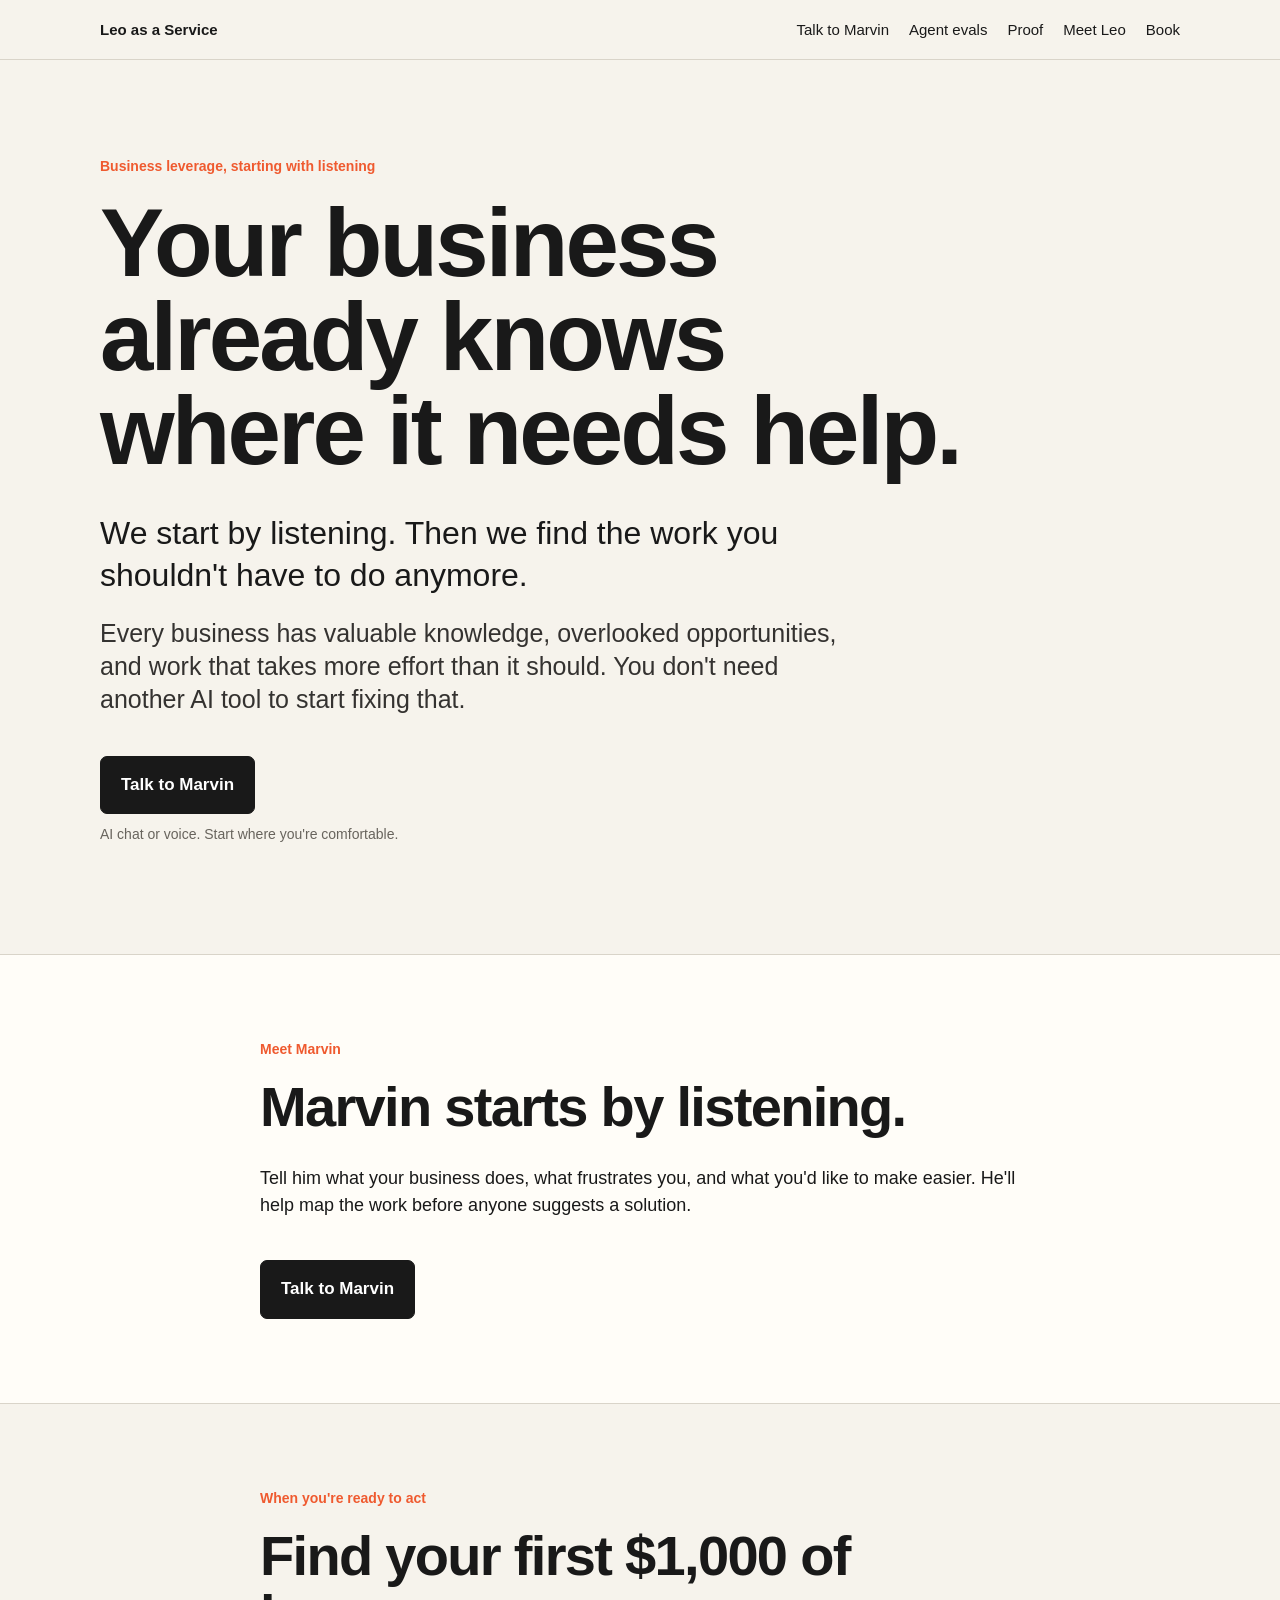
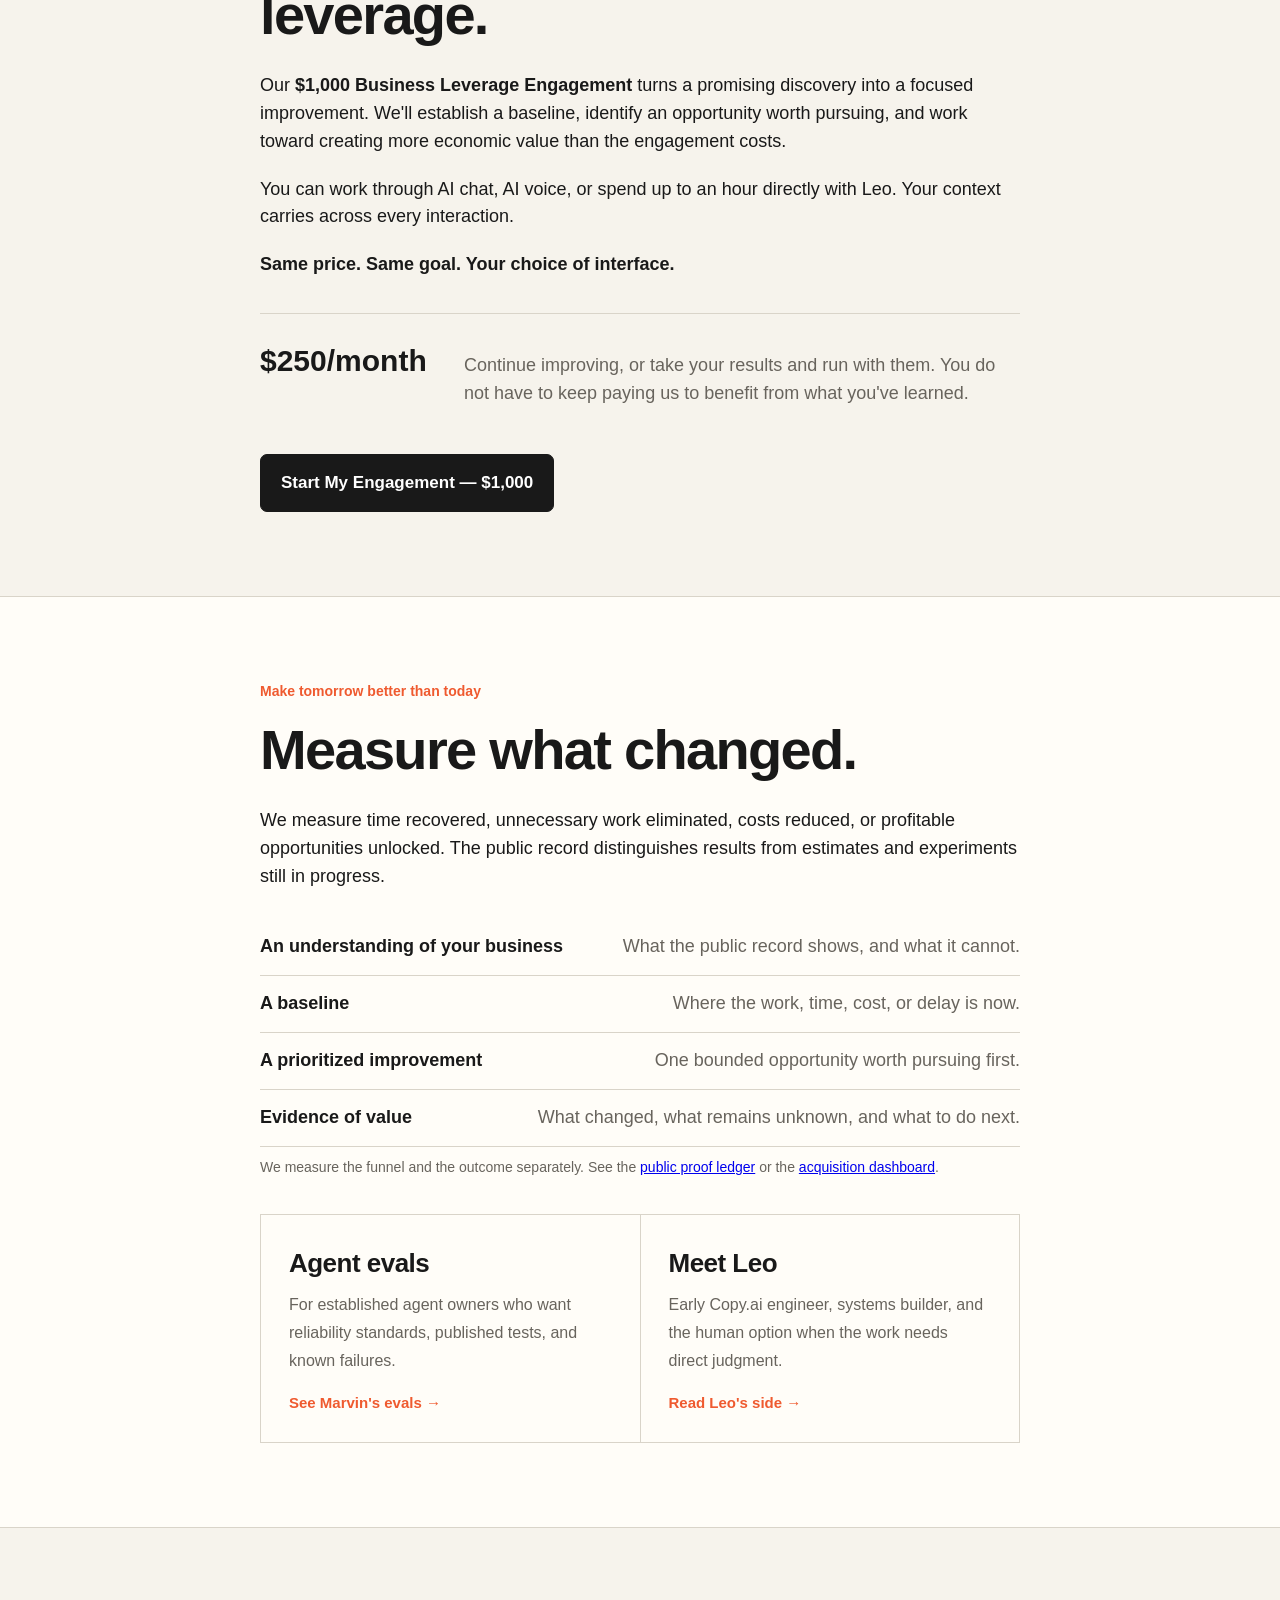
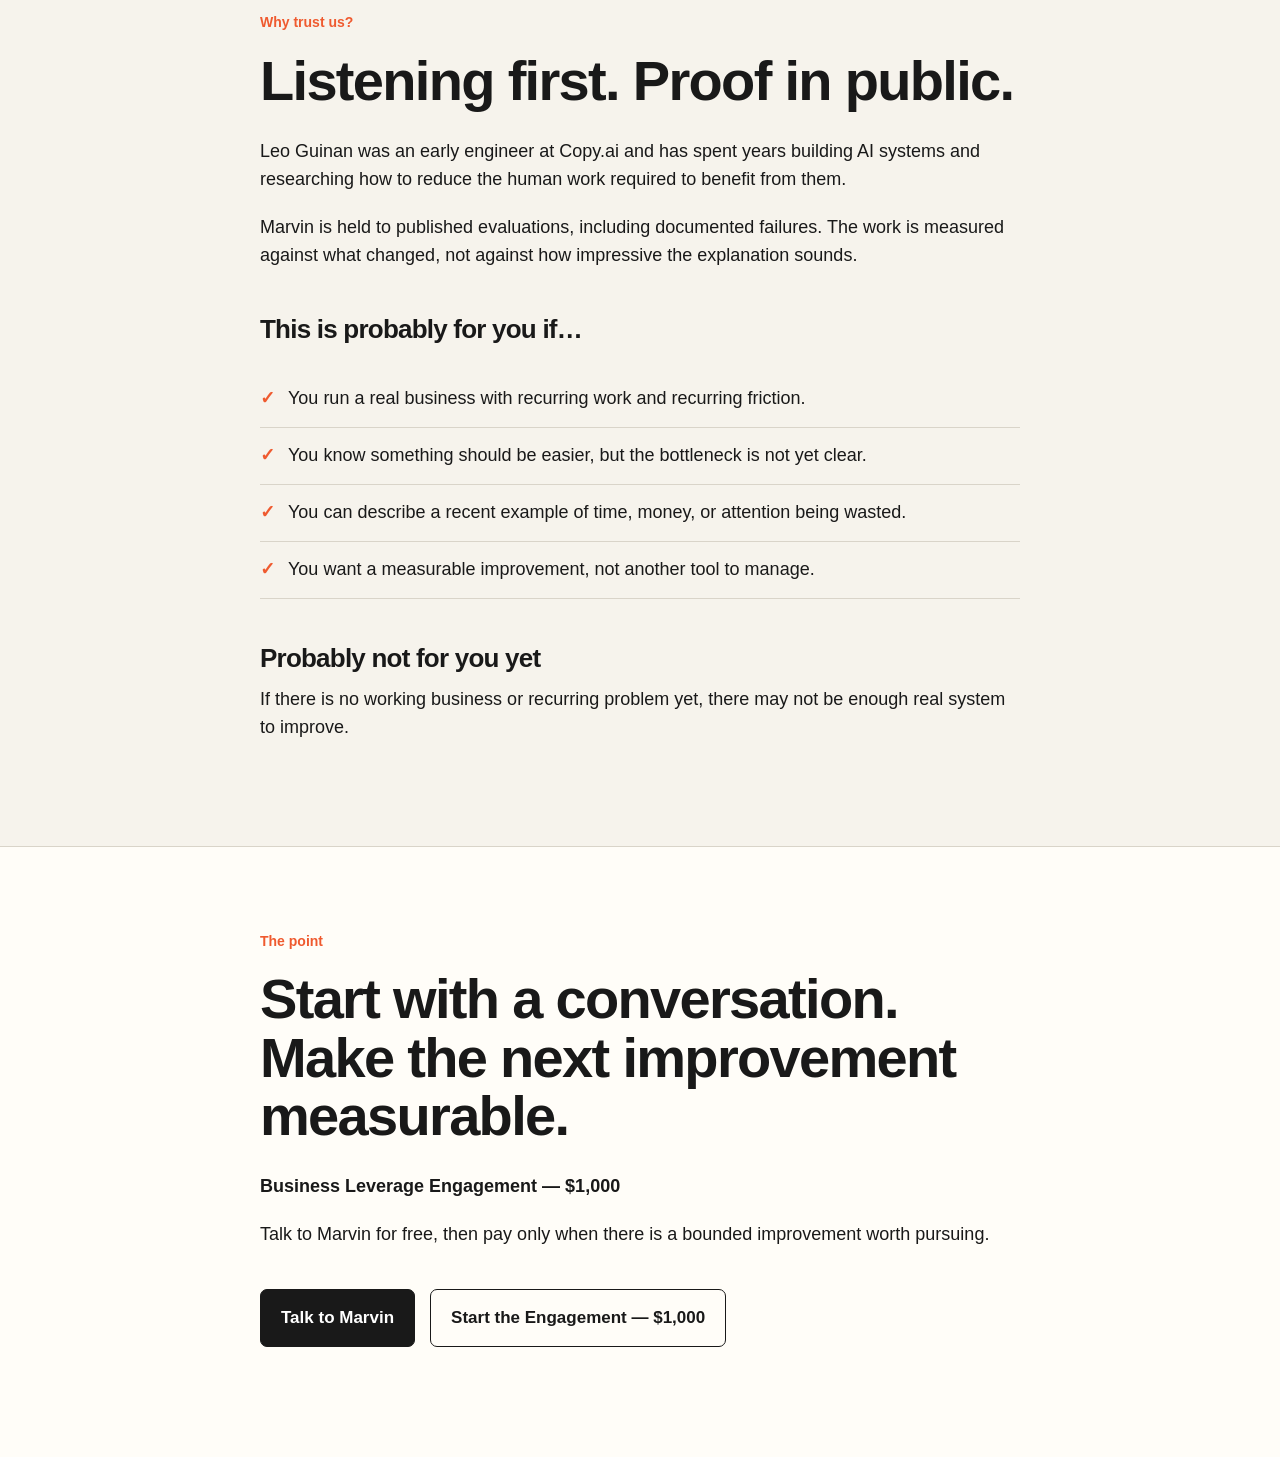
<file: index.html>
<!doctype html>
<html lang="en">
<head>
  <meta charset="utf-8" />
  <meta name="viewport" content="width=device-width, initial-scale=1" />
  <meta name="description" content="Listen to where your business needs help, then find and measure the work you should not have to do anymore." />
  <title>Leo as a Service — Find your first $1,000 of leverage</title>
  <link rel="stylesheet" href="styles.css" />
  <script src="https://cdn.usefathom.com/script.js" data-site="XERIAWTA" defer></script>
</head>
<body>
  <nav class="site-nav" aria-label="Site">
    <div class="wrap">
      <a class="brand" href="index.html">Leo as a Service</a>
      <div class="links">
        <a href="talk-to-marvin.html">Talk to Marvin</a>
        <a href="meet-marvin.html">Agent evals</a>
        <a href="proof.html">Proof</a>
        <a href="meet-leo.html">Meet Leo</a>
        <a data-cta href="#">Book</a>
      </div>
    </div>
  </nav>

  <main>
    <section class="hero wrap">
      <p class="eyebrow">Business leverage, starting with listening</p>
      <h1>Your business already knows where it needs help.</h1>
      <p class="hero-copy">We start by listening. Then we find the work you shouldn't have to do anymore.</p>
      <p class="hero-copy secondary">Every business has valuable knowledge, overlooked opportunities, and work that takes more effort than it should. You don't need another AI tool to start fixing that.</p>
      <a class="button" href="talk-to-marvin.html">Talk to Marvin</a>
      <p class="micro">AI chat or voice. Start where you're comfortable.</p>
    </section>

    <section class="section section-muted" id="marvin">
      <div class="wrap narrow">
        <p class="eyebrow">Meet Marvin</p>
        <h2>Marvin starts by listening.</h2>
        <p>Tell him what your business does, what frustrates you, and what you'd like to make easier. He'll help map the work before anyone suggests a solution.</p>
        <a class="button" href="talk-to-marvin.html">Talk to Marvin</a>
      </div>
    </section>

    <section class="section">
      <div class="wrap narrow">
        <p class="eyebrow">When you're ready to act</p>
        <h2>Find your first $1,000 of leverage.</h2>
        <p>Our <strong>$1,000 Business Leverage Engagement</strong> turns a promising discovery into a focused improvement. We'll establish a baseline, identify an opportunity worth pursuing, and work toward creating more economic value than the engagement costs.</p>
        <p>You can work through AI chat, AI voice, or spend up to an hour directly with Leo. Your context carries across every interaction.</p>
        <p><strong>Same price. Same goal. Your choice of interface.</strong></p>
        <div class="price-line"><strong>$250/month</strong><span>Continue improving, or take your results and run with them. You do not have to keep paying us to benefit from what you've learned.</span></div>
        <a class="button" data-cta href="#">Start My Engagement — $1,000</a>
      </div>
    </section>

    <section class="section section-muted">
      <div class="wrap narrow">
        <p class="eyebrow">Make tomorrow better than today</p>
        <h2>Measure what changed.</h2>
        <p>We measure time recovered, unnecessary work eliminated, costs reduced, or profitable opportunities unlocked. The public record distinguishes results from estimates and experiments still in progress.</p>
        <ul class="metric-list">
          <li><strong>An understanding of your business</strong><span>What the public record shows, and what it cannot.</span></li>
          <li><strong>A baseline</strong><span>Where the work, time, cost, or delay is now.</span></li>
          <li><strong>A prioritized improvement</strong><span>One bounded opportunity worth pursuing first.</span></li>
          <li><strong>Evidence of value</strong><span>What changed, what remains unknown, and what to do next.</span></li>
        </ul>
        <p class="micro">We measure the funnel and the outcome separately. See the <a href="proof.html">public proof ledger</a> or the <a href="https://dashboard.leoasaservice.com/">acquisition dashboard</a>.</p>
        <div class="pair">
          <a href="meet-marvin.html">
            <strong>Agent evals</strong>
            <span>For established agent owners who want reliability standards, published tests, and known failures.</span>
            <em>See Marvin's evals →</em>
          </a>
          <a href="meet-leo.html">
            <strong>Meet Leo</strong>
            <span>Early Copy.ai engineer, systems builder, and the human option when the work needs direct judgment.</span>
            <em>Read Leo's side →</em>
          </a>
        </div>
      </div>
    </section>

    <section class="section">
      <div class="wrap narrow">
        <p class="eyebrow">Why trust us?</p>
        <h2>Listening first. Proof in public.</h2>
        <p>Leo Guinan was an early engineer at Copy.ai and has spent years building AI systems and researching how to reduce the human work required to benefit from them.</p>
        <p>Marvin is held to published evaluations, including documented failures. The work is measured against what changed, not against how impressive the explanation sounds.</p>
        <h3>This is probably for you if…</h3>
        <ul class="checklist">
          <li>You run a real business with recurring work and recurring friction.</li>
          <li>You know something should be easier, but the bottleneck is not yet clear.</li>
          <li>You can describe a recent example of time, money, or attention being wasted.</li>
          <li>You want a measurable improvement, not another tool to manage.</li>
        </ul>

        <h3>Probably not for you yet</h3>
        <p>If there is no working business or recurring problem yet, there may not be enough real system to improve.</p>
      </div>
    </section>

    <section class="section close section-muted">
      <div class="wrap narrow">
        <p class="eyebrow">The point</p>
        <h2>Start with a conversation. Make the next improvement measurable.</h2>
        <p><strong>Business Leverage Engagement — $1,000</strong></p>
        <p>Talk to Marvin for free, then pay only when there is a bounded improvement worth pursuing.</p>
        <a class="button" href="talk-to-marvin.html">Talk to Marvin</a>
        <a class="button button-secondary-dark" data-cta href="#">Start the Engagement — $1,000</a>
      </div>
    </section>
  </main>

  <script src="config.js"></script>
  <script type="module" src="marvin-chat.js"></script>
  <script src="script.js"></script>
</body>
</html>
</file>
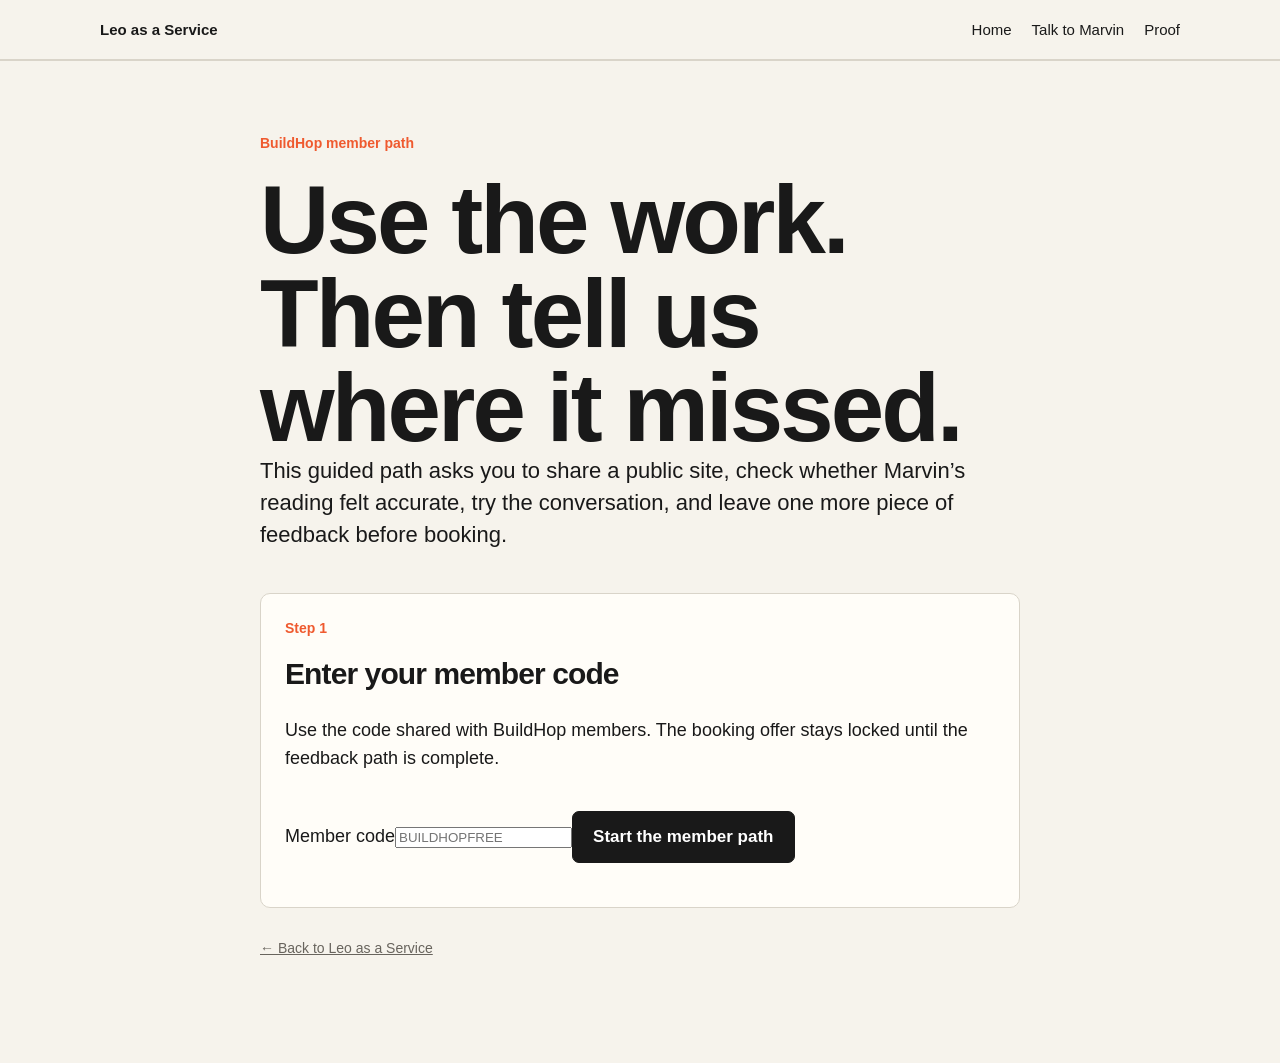
<file: buildhop-members.html>
<!doctype html>
<html lang="en">
<head>
  <meta charset="utf-8" />
  <meta name="viewport" content="width=device-width, initial-scale=1" />
  <meta name="description" content="A guided Marvin session for BuildHop members." />
  <title>BuildHop member path — Leo as a Service</title>
  <link rel="stylesheet" href="styles.css" />
  <script src="https://cdn.usefathom.com/script.js" data-site="XERIAWTA" defer></script>
</head>
<body>
  <nav class="site-nav" aria-label="Site"><div class="wrap"><a class="brand" href="index.html">Leo as a Service</a><div class="links"><a href="index.html">Home</a><a href="talk-to-marvin.html">Talk to Marvin</a><a href="proof.html">Proof</a></div></div></nav>

  <main>
    <section class="section marvin-page">
      <div class="wrap narrow">
        <p class="eyebrow">BuildHop member path</p>
        <h1>Use the work. Then tell us where it missed.</h1>
        <p class="lead">This guided path asks you to share a public site, check whether Marvin’s reading felt accurate, try the conversation, and leave one more piece of feedback before booking.</p>

        <div class="handoff-card member-stage" data-stage="code">
          <p class="eyebrow">Step 1</p><h2>Enter your member code</h2>
          <p>Use the code shared with BuildHop members. The booking offer stays locked until the feedback path is complete.</p>
          <form data-code-form><label for="member-code">Member code</label><input id="member-code" autocomplete="off" required placeholder="BUILDHOPFREE" /><button class="button" type="submit">Start the member path</button><p class="micro" data-code-status></p></form>
        </div>

        <div class="handoff-card member-stage" data-stage="site" hidden>
          <p class="eyebrow">Step 2</p><h2>Let Marvin read the public site</h2>
          <p>Only public pages are read. The scan is source-labeled context, not a verified business profile.</p>
          <form data-site-form><label for="member-site">Business website</label><input id="member-site" type="url" required placeholder="https://example.com" /><button class="button" type="submit">Scan my site</button><p class="micro" data-site-status></p></form>
        </div>

        <div class="handoff-card member-stage" data-stage="reflection" hidden>
          <p class="eyebrow">Step 3</p><h2>Did the reading see you correctly?</h2>
          <p data-profile-summary></p>
          <form data-reflection-form><label for="reflection">What did Marvin get right, miss, or make too generic?</label><textarea id="reflection" rows="5" required></textarea><button class="button" type="submit">Record my correction</button><p class="micro" data-reflection-status></p></form>
          <p class="micro">The BuildHop feedback widget is available on this page. Submit there too; this short correction gives us the context to interpret it.</p>
        </div>

        <div class="handoff-card member-stage" data-stage="widget" hidden>
          <p class="eyebrow">Step 4</p><h2>Leave BuildHop feedback</h2>
          <p>Open the Feedback control, submit your feedback, then confirm below. The widget does not expose a submission callback to this page, so the confirmation is explicit rather than pretending we verified an event we cannot read.</p>
          <button class="button" type="button" data-widget-confirm>I submitted BuildHop feedback</button>
          <p class="micro" data-widget-status></p>
        </div>

        <div class="handoff-card member-stage" data-stage="marvin" hidden>
          <p class="eyebrow">Step 5</p><h2>Now talk to Marvin</h2>
          <p>Your site correction is retained in this browser for the guided path. Continue to Marvin, then return here for the final time-value question.</p>
          <a class="button" data-marvin-link href="talk-to-marvin.html?member=buildhop">Talk to Marvin</a>
          <button class="text-link" type="button" data-marvin-done>I finished the Marvin conversation</button>
        </div>

        <div class="handoff-card member-stage" data-stage="time" hidden>
          <p class="eyebrow">Step 6</p><h2>Was that time well spent?</h2>
          <form data-time-form><label for="time-feedback">What was useful, what dragged, and what should change?</label><textarea id="time-feedback" rows="5" required></textarea><button class="button" type="submit">Save feedback and unlock booking</button><p class="micro" data-time-status></p></form>
        </div>

        <div class="handoff-card member-stage" data-stage="booking" hidden>
          <p class="eyebrow">Member booking unlocked</p><h2>Your feedback is the price of entry.</h2>
          <p>The member code has been accepted and both feedback checkpoints are recorded in this browser. The booking link carries the member offer reference.</p>
          <a class="button" data-booking-link href="https://cal.com/ideanexus/feedback-session?promo=BUILDHOPFREE&member_path=buildhop">Book the feedback session</a>
          <p class="micro">Offer code: BUILDHOPFREE</p>
        </div>

        <p class="back-link"><a href="index.html">← Back to Leo as a Service</a></p>
      </div>
    </section>
  </main>

  <script async src="https://buildhop.io/feedback-widget.js" data-launch-id="fe9fdb91-5a6a-4d47-ab83-183ff46f0308" data-theme="light"></script>
  <script>
    (() => {
      const KEY = "laas_buildhop_member_v1";
      const CODE = "BUILDHOPFREE";
      const scanner = "https://marvin-business-scanner.leo-guinan.workers.dev";
      const state = JSON.parse(sessionStorage.getItem(KEY) || "{}");
      const stages = [...document.querySelectorAll("[data-stage]")];
      const show = name => stages.forEach(el => { el.hidden = el.dataset.stage !== name; });
      const save = () => sessionStorage.setItem(KEY, JSON.stringify(state));
      const validUrl = raw => { try { const u = new URL(raw); if (!["http:","https:"].includes(u.protocol) || u.username || u.password) return null; u.hash = ""; return u.href; } catch { return null; } };
      const profileText = profile => (profile.pages || []).slice(0, 5).map(p => `${p.title || p.url}: ${p.url}`).join(" · ");
      if (state.codeAccepted && !state.timeFeedback) show(state.marvinDone ? "time" : state.widgetSubmitted ? "marvin" : state.reflection ? "widget" : state.profile ? "reflection" : "site");
      if (state.timeFeedback) show("booking");

      document.querySelector("[data-code-form]").addEventListener("submit", e => { e.preventDefault(); const value = document.querySelector("#member-code").value.trim().toUpperCase(); if (value !== CODE) { document.querySelector("[data-code-status]").textContent = "That code is not recognized."; return; } state.codeAccepted = true; save(); show("site"); });
      document.querySelector("[data-site-form]").addEventListener("submit", async e => { e.preventDefault(); const url = validUrl(document.querySelector("#member-site").value.trim()); const status = document.querySelector("[data-site-status]"); if (!url) { status.textContent = "Enter a complete public https:// URL."; return; } status.textContent = "Reading public pages…"; try { const r = await fetch(`${scanner}/scan`, {method:"POST",headers:{"Content-Type":"application/json"},body:JSON.stringify({url})}); const job = await r.json(); if (!r.ok) throw Error(job.error || "The scan could not start."); for (let i=0;i<90;i++) { await new Promise(x=>setTimeout(x,2500)); const s = await fetch(`${scanner}/scan/${job.id}?token=${encodeURIComponent(job.token)}`).then(x=>x.json()); if (s.status === "complete") { state.businessUrl=url; state.profile=s.profile; save(); document.querySelector("[data-profile-summary]").textContent = `I found ${s.profile.usablePages || 0} usable public pages: ${profileText(s.profile)}. Now correct the reading in your own words.`; show("reflection"); return; } if (s.status === "error") throw Error(s.error || "The scan failed."); status.textContent = `Reading public pages… ${s.pagesScanned || 0} scanned.`; } throw Error("The scan is still running; try again shortly."); } catch (err) { status.textContent = err.message; } });
      document.querySelector("[data-reflection-form]").addEventListener("submit", e => { e.preventDefault(); const text=document.querySelector("#reflection").value.trim(); if (!text) return; state.reflection=text; state.reflectionSignal=text.length >= 40 ? "up" : "down"; save(); document.querySelector("[data-reflection-status]").textContent="Correction recorded."; show("widget"); });
      document.querySelector("[data-widget-confirm]").addEventListener("click", () => { state.widgetSubmitted = true; state.widgetSubmittedAt = new Date().toISOString(); save(); document.querySelector("[data-widget-status]").textContent="Feedback checkpoint recorded."; show("marvin"); });
      document.querySelector("[data-marvin-link]").href = `talk-to-marvin.html?member=buildhop&return=buildhop-members.html`;
      document.querySelector("[data-marvin-done]").addEventListener("click", () => { state.marvinDone = true; save(); show("time"); });
      document.querySelector("[data-time-form]").addEventListener("submit", e => { e.preventDefault(); const text=document.querySelector("#time-feedback").value.trim(); if (!text) return; state.timeFeedback=text; state.timeSignal=text.length >= 40 ? "up" : "down"; save(); show("booking"); });
    })();
  </script>
</body>
</html>
</file>
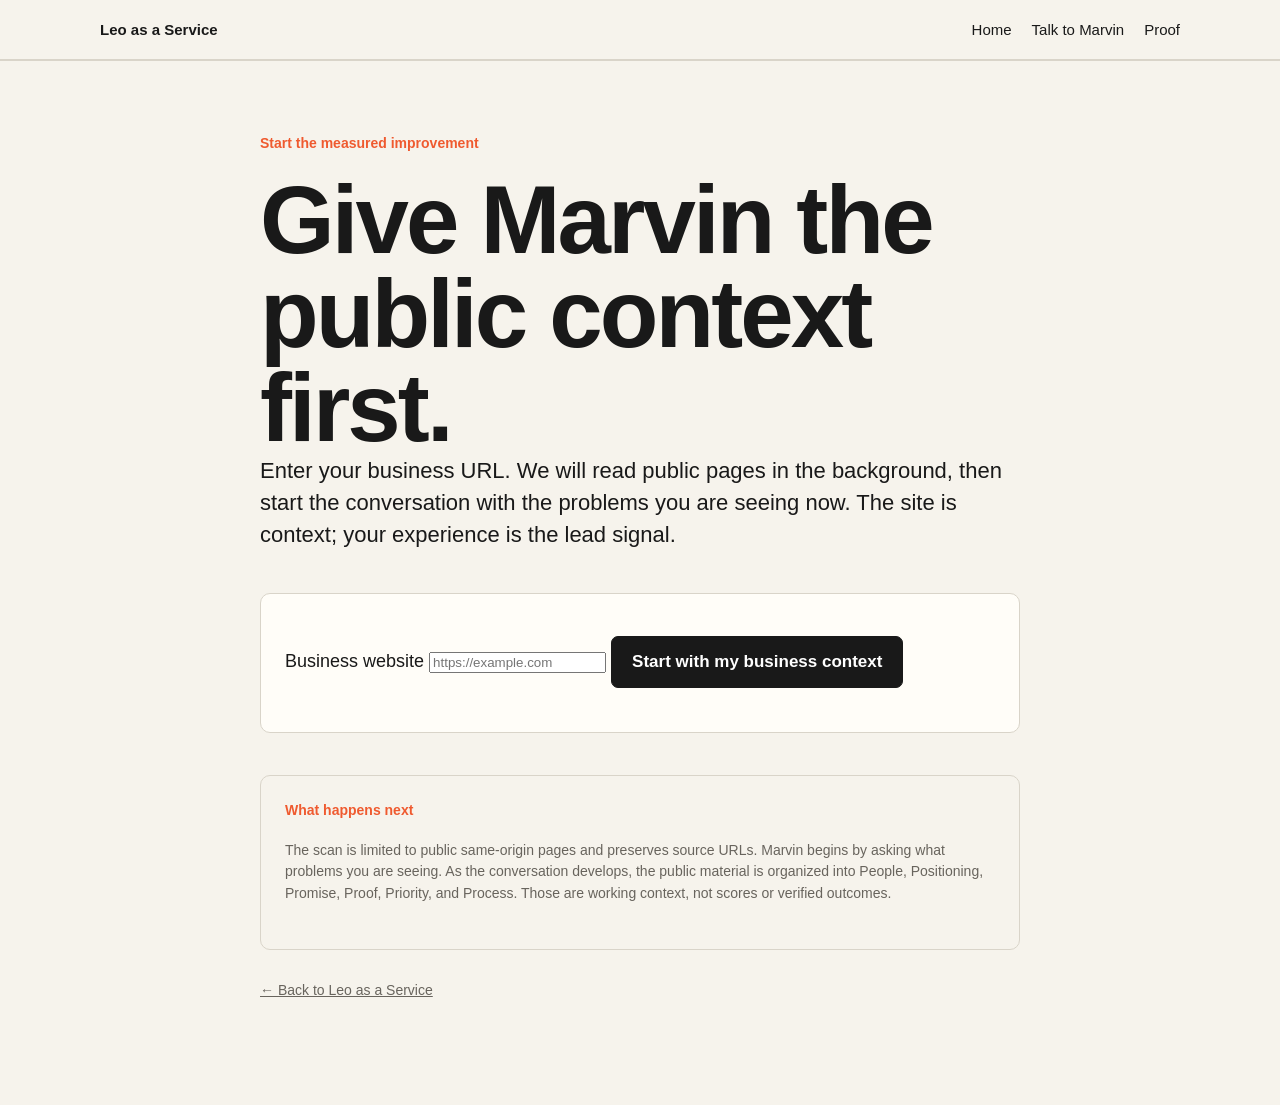
<file: leverage.html>
<!doctype html>
<html lang="en">
<head>
  <meta charset="utf-8" />
  <meta name="viewport" content="width=device-width, initial-scale=1" />
  <meta name="description" content="Start a measured Leo as a Service improvement engagement." />
  <title>Start the leverage flow — Leo as a Service</title>
  <link rel="stylesheet" href="styles.css" />
</head>
<body>
  <nav class="site-nav" aria-label="Site"><div class="wrap"><a class="brand" href="index.html">Leo as a Service</a><div class="links"><a href="index.html">Home</a><a href="talk-to-marvin.html">Talk to Marvin</a><a href="proof.html">Proof</a></div></div></nav>
  <main>
    <section class="section marvin-page">
      <div class="wrap narrow">
        <p class="eyebrow">Start the measured improvement</p>
        <h1>Give Marvin the public context first.</h1>
        <p class="lead">Enter your business URL. We will read public pages in the background, then start the conversation with the problems you are seeing now. The site is context; your experience is the lead signal.</p>
        <div class="handoff-card">
          <form data-leverage-form>
            <label for="leverage-site">Business website</label>
            <input id="leverage-site" type="url" required placeholder="https://example.com" autocomplete="url" />
            <button class="button" type="submit">Start with my business context</button>
            <p class="micro" data-leverage-status></p>
          </form>
        </div>
        <div class="privacy-note">
          <p class="eyebrow">What happens next</p>
          <p>The scan is limited to public same-origin pages and preserves source URLs. Marvin begins by asking what problems you are seeing. As the conversation develops, the public material is organized into People, Positioning, Promise, Proof, Priority, and Process. Those are working context, not scores or verified outcomes.</p>
        </div>
        <p class="back-link"><a href="index.html">← Back to Leo as a Service</a></p>
      </div>
    </section>
  </main>
  <script src="config.js"></script>
  <script>
    (() => {
      const form = document.querySelector('[data-leverage-form]');
      const status = document.querySelector('[data-leverage-status]');
      const endpoint = window.LAAS_CONFIG?.scannerEndpoint;
      const validUrl = raw => { try { const u = new URL(raw); if (!["http:","https:"].includes(u.protocol) || u.username || u.password) return null; u.hash = ""; return u.href; } catch { return null; } };
      form.addEventListener('submit', async event => {
        event.preventDefault();
        const businessUrl = validUrl(document.querySelector('#leverage-site').value.trim());
        if (!businessUrl) { status.textContent = 'Enter a complete public https:// URL.'; return; }
        status.textContent = 'Starting the public scan. Marvin will ask about the problems while it runs…';
        try {
          const response = await fetch(`${endpoint}/scan`, { method: 'POST', headers: { 'Content-Type': 'application/json' }, body: JSON.stringify({ url: businessUrl }) });
          const job = await response.json();
          if (!response.ok) throw new Error(job.error || 'The scan could not start.');
          sessionStorage.setItem('laas_pending_scan', JSON.stringify({ ...job, businessUrl, startedAt: new Date().toISOString() }));
          window.location.href = 'talk-to-marvin.html?flow=paid';
        } catch (error) { status.textContent = error.message; }
      });
    })();
  </script>
</body>
</html>
</file>
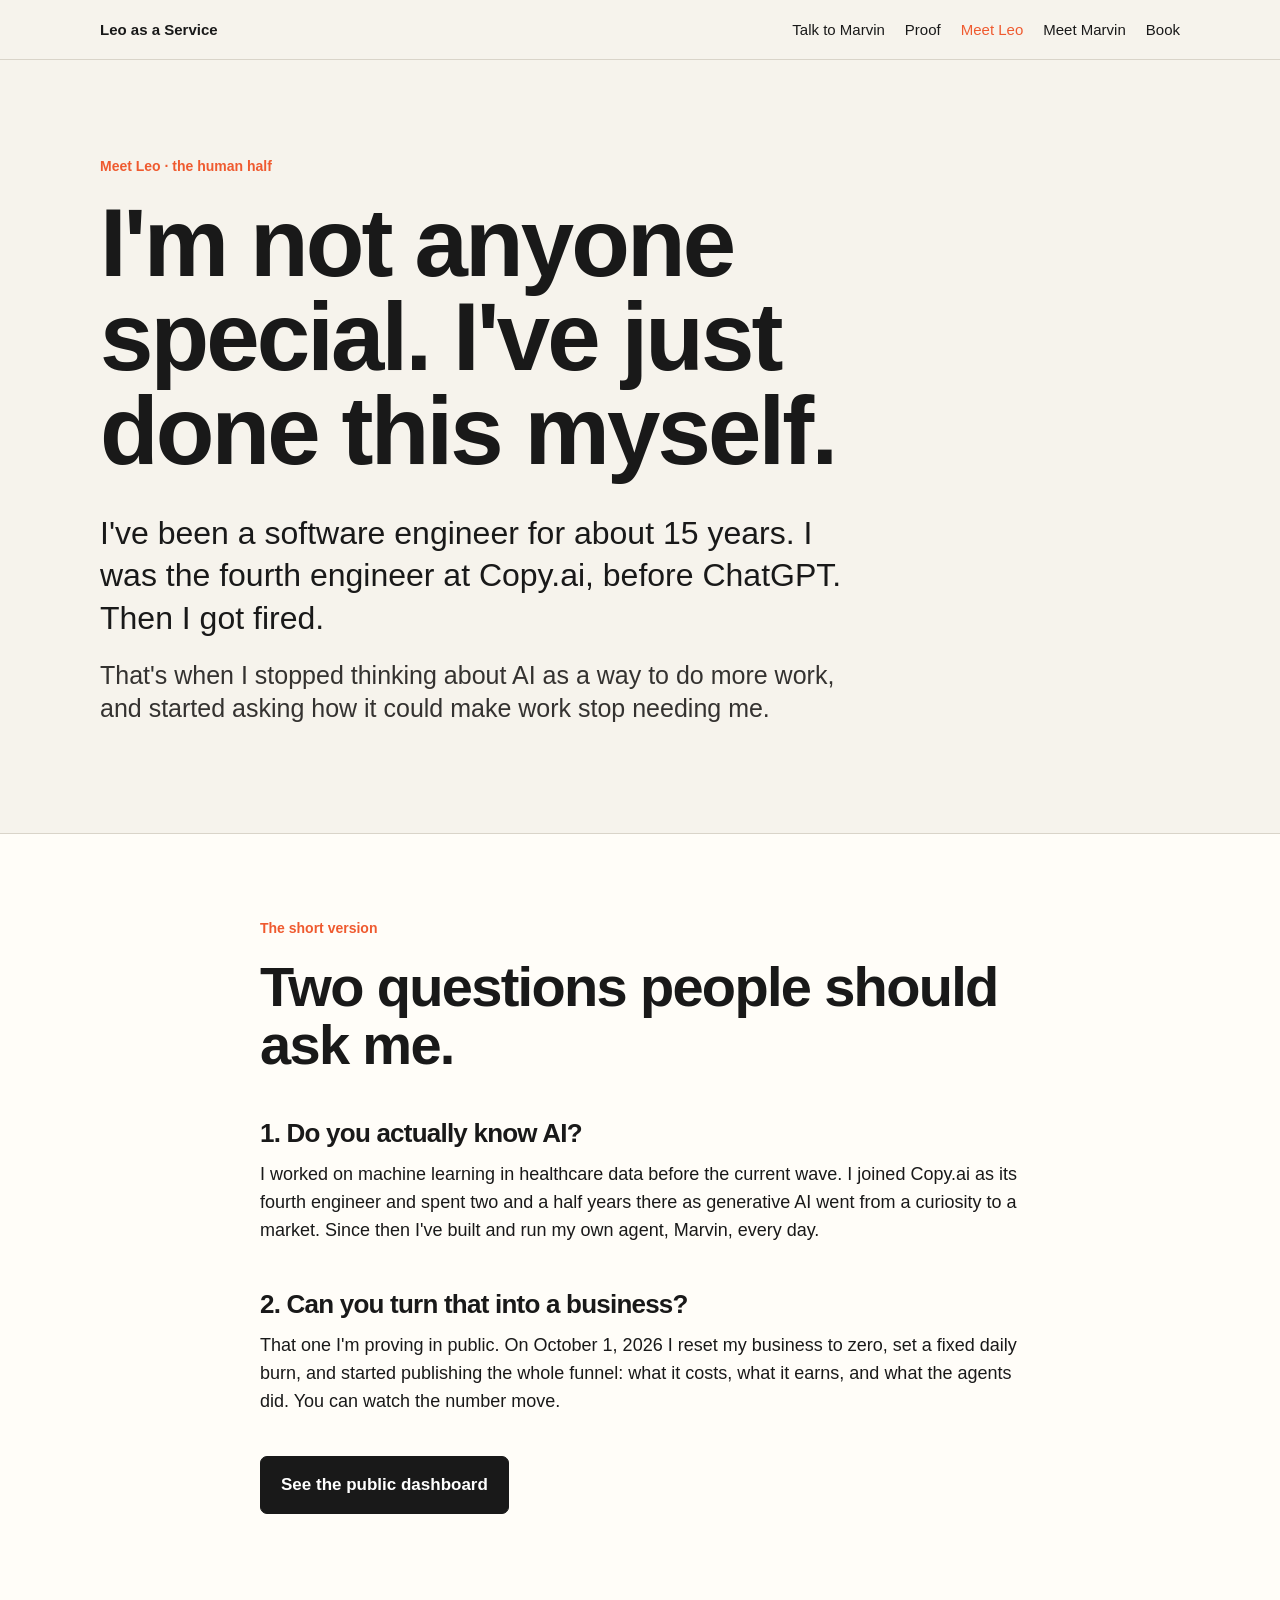
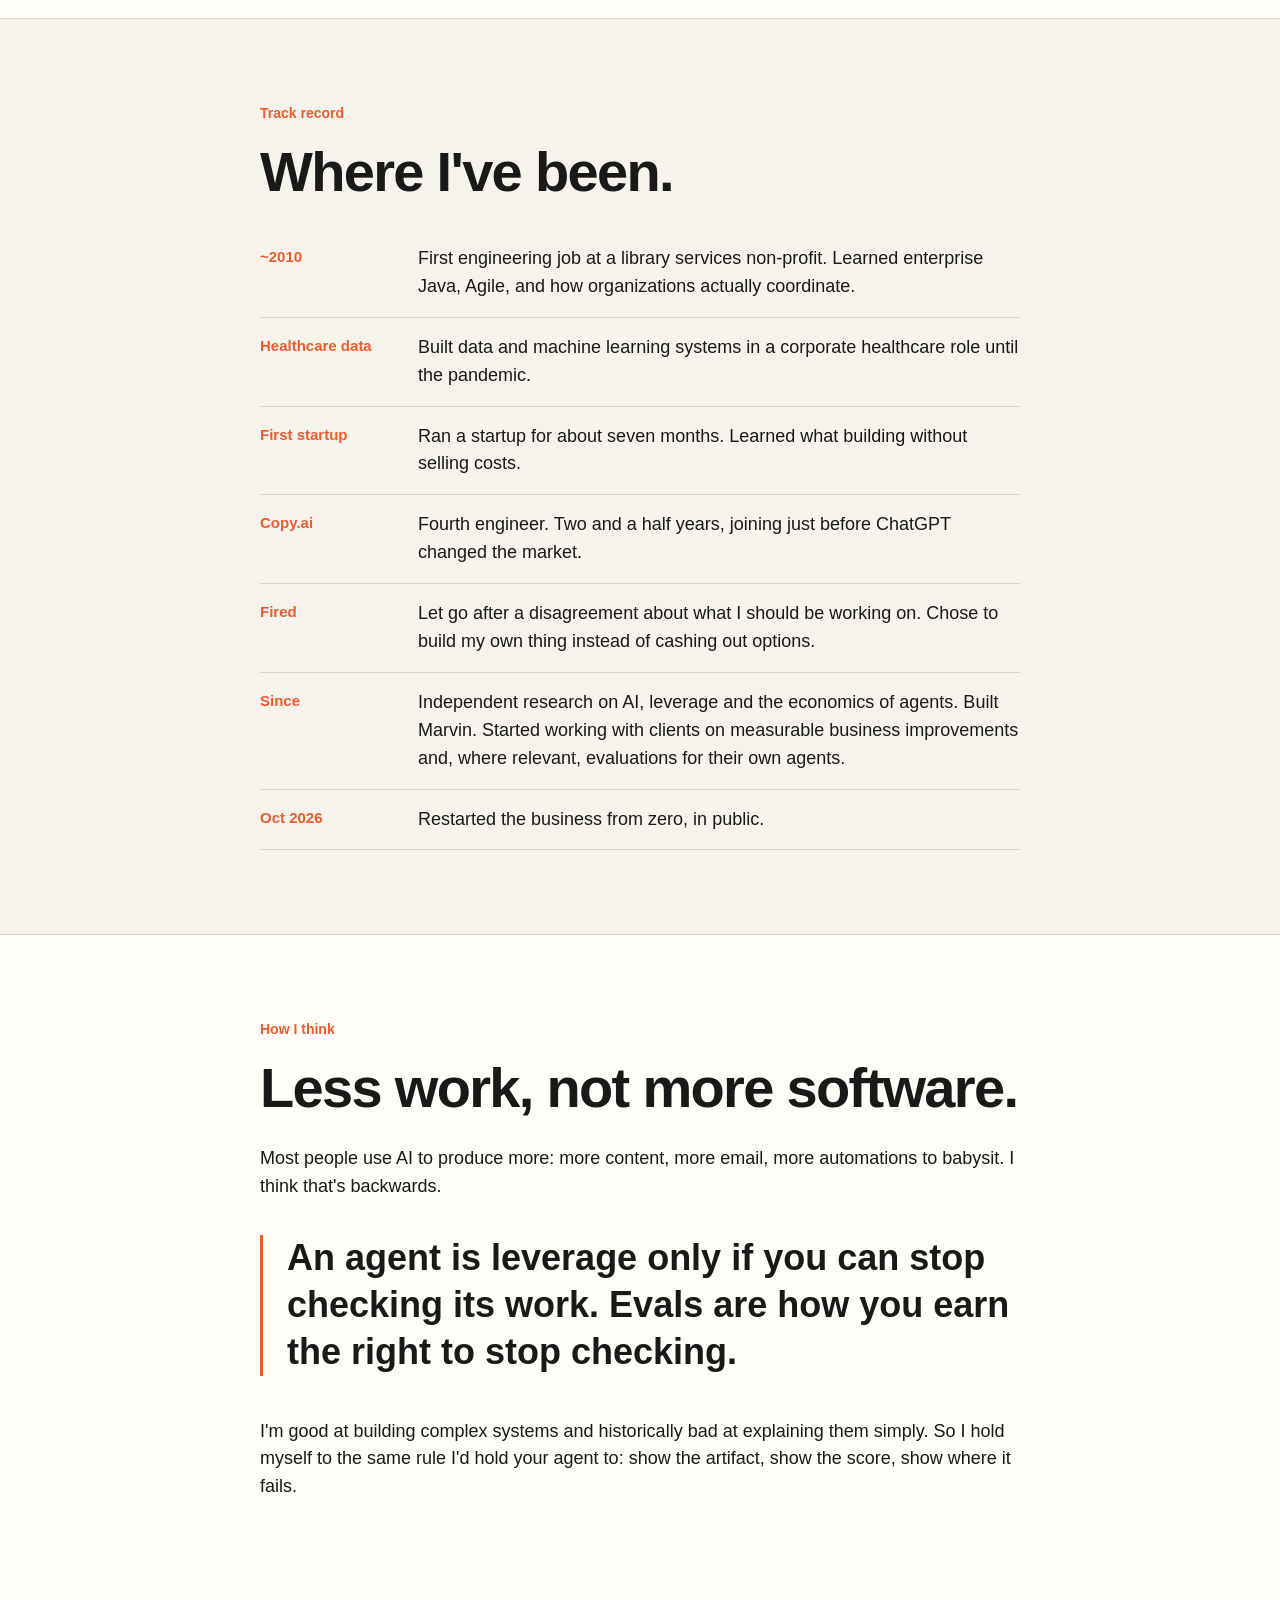
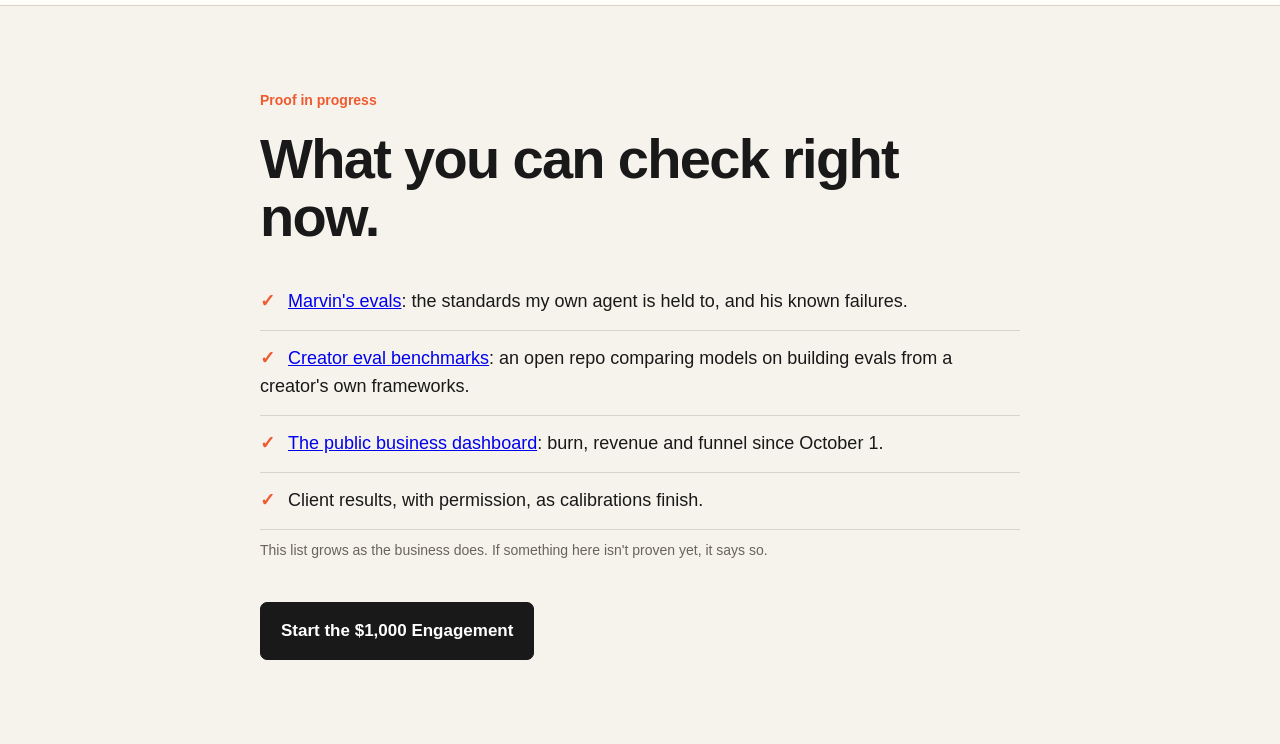
<file: meet-leo.html>
<!doctype html>
<html lang="en">
<head>
  <meta charset="utf-8" />
  <meta name="viewport" content="width=device-width, initial-scale=1" />
  <meta name="description" content="Leo Guinan: software engineer for 15 years, fourth engineer at Copy.ai, now building an AI-leveraged business in public from zero." />
  <title>Meet Leo — Leo as a Service</title>
  <link rel="stylesheet" href="styles.css" />
  <script src="https://cdn.usefathom.com/script.js" data-site="XERIAWTA" defer></script>
</head>
<body>
  <nav class="site-nav" aria-label="Site">
    <div class="wrap">
      <a class="brand" href="index.html">Leo as a Service</a>
      <div class="links">
        <a href="talk-to-marvin.html">Talk to Marvin</a>
        <a href="proof.html">Proof</a>
        <a href="meet-leo.html" aria-current="page">Meet Leo</a>
        <a href="meet-marvin.html">Meet Marvin</a>
        <a data-cta href="#">Book</a>
      </div>
    </div>
  </nav>

  <main>
    <section class="hero wrap">
      <p class="eyebrow">Meet Leo · the human half</p>
      <h1>I'm not anyone special. I've just done this myself.</h1>
      <p class="hero-copy">I've been a software engineer for about 15 years. I was the fourth engineer at Copy.ai, before ChatGPT. Then I got fired.</p>
      <p class="hero-copy secondary">That's when I stopped thinking about AI as a way to do more work, and started asking how it could make work stop needing me.</p>
    </section>

    <section class="section section-muted">
      <div class="wrap narrow">
        <p class="eyebrow">The short version</p>
        <h2>Two questions people should ask me.</h2>
        <h3>1. Do you actually know AI?</h3>
        <p>I worked on machine learning in healthcare data before the current wave. I joined Copy.ai as its fourth engineer and spent two and a half years there as generative AI went from a curiosity to a market. Since then I've built and run my own agent, Marvin, every day.</p>
        <h3>2. Can you turn that into a business?</h3>
        <p>That one I'm proving in public. On October 1, 2026 I reset my business to zero, set a fixed daily burn, and started publishing the whole funnel: what it costs, what it earns, and what the agents did. You can watch the number move.</p>
        <p><a class="button" href="https://dashboard.leoasaservice.com/">See the public dashboard</a></p>
      </div>
    </section>

    <section class="section">
      <div class="wrap narrow">
        <p class="eyebrow">Track record</p>
        <h2>Where I've been.</h2>
        <ol class="timeline">
          <li><b>~2010</b><span>First engineering job at a library services non-profit. Learned enterprise Java, Agile, and how organizations actually coordinate.</span></li>
          <li><b>Healthcare data</b><span>Built data and machine learning systems in a corporate healthcare role until the pandemic.</span></li>
          <li><b>First startup</b><span>Ran a startup for about seven months. Learned what building without selling costs.</span></li>
          <li><b>Copy.ai</b><span>Fourth engineer. Two and a half years, joining just before ChatGPT changed the market.</span></li>
          <li><b>Fired</b><span>Let go after a disagreement about what I should be working on. Chose to build my own thing instead of cashing out options.</span></li>
          <li><b>Since</b><span>Independent research on AI, leverage and the economics of agents. Built Marvin. Started working with clients on measurable business improvements and, where relevant, evaluations for their own agents.</span></li>
          <li><b>Oct 2026</b><span>Restarted the business from zero, in public.</span></li>
        </ol>
      </div>
    </section>

    <section class="section section-muted">
      <div class="wrap narrow">
        <p class="eyebrow">How I think</p>
        <h2>Less work, not more software.</h2>
        <p>Most people use AI to produce more: more content, more email, more automations to babysit. I think that's backwards.</p>
        <blockquote>An agent is leverage only if you can stop checking its work. Evals are how you earn the right to stop checking.</blockquote>
        <p>I'm good at building complex systems and historically bad at explaining them simply. So I hold myself to the same rule I'd hold your agent to: show the artifact, show the score, show where it fails.</p>
      </div>
    </section>

    <section class="section" id="dashboard">
      <div class="wrap narrow">
        <p class="eyebrow">Proof in progress</p>
        <h2>What you can check right now.</h2>
        <ul class="checklist">
          <li><a href="meet-marvin.html">Marvin's evals</a>: the standards my own agent is held to, and his known failures.</li>
          <li><a href="https://github.com/leo-guinan/creator-eval-model-benchmarks">Creator eval benchmarks</a>: an open repo comparing models on building evals from a creator's own frameworks.</li>
          <li><a href="https://dashboard.leoasaservice.com/">The public business dashboard</a>: burn, revenue and funnel since October 1.</li>
          <li>Client results, with permission, as calibrations finish.</li>
        </ul>
        <p class="micro">This list grows as the business does. If something here isn't proven yet, it says so.</p>
        <a class="button" data-cta href="#">Start the $1,000 Engagement</a>
      </div>
    </section>
  </main>

  <script src="config.js"></script>
  <script src="script.js"></script>
</body>
</html>
</file>
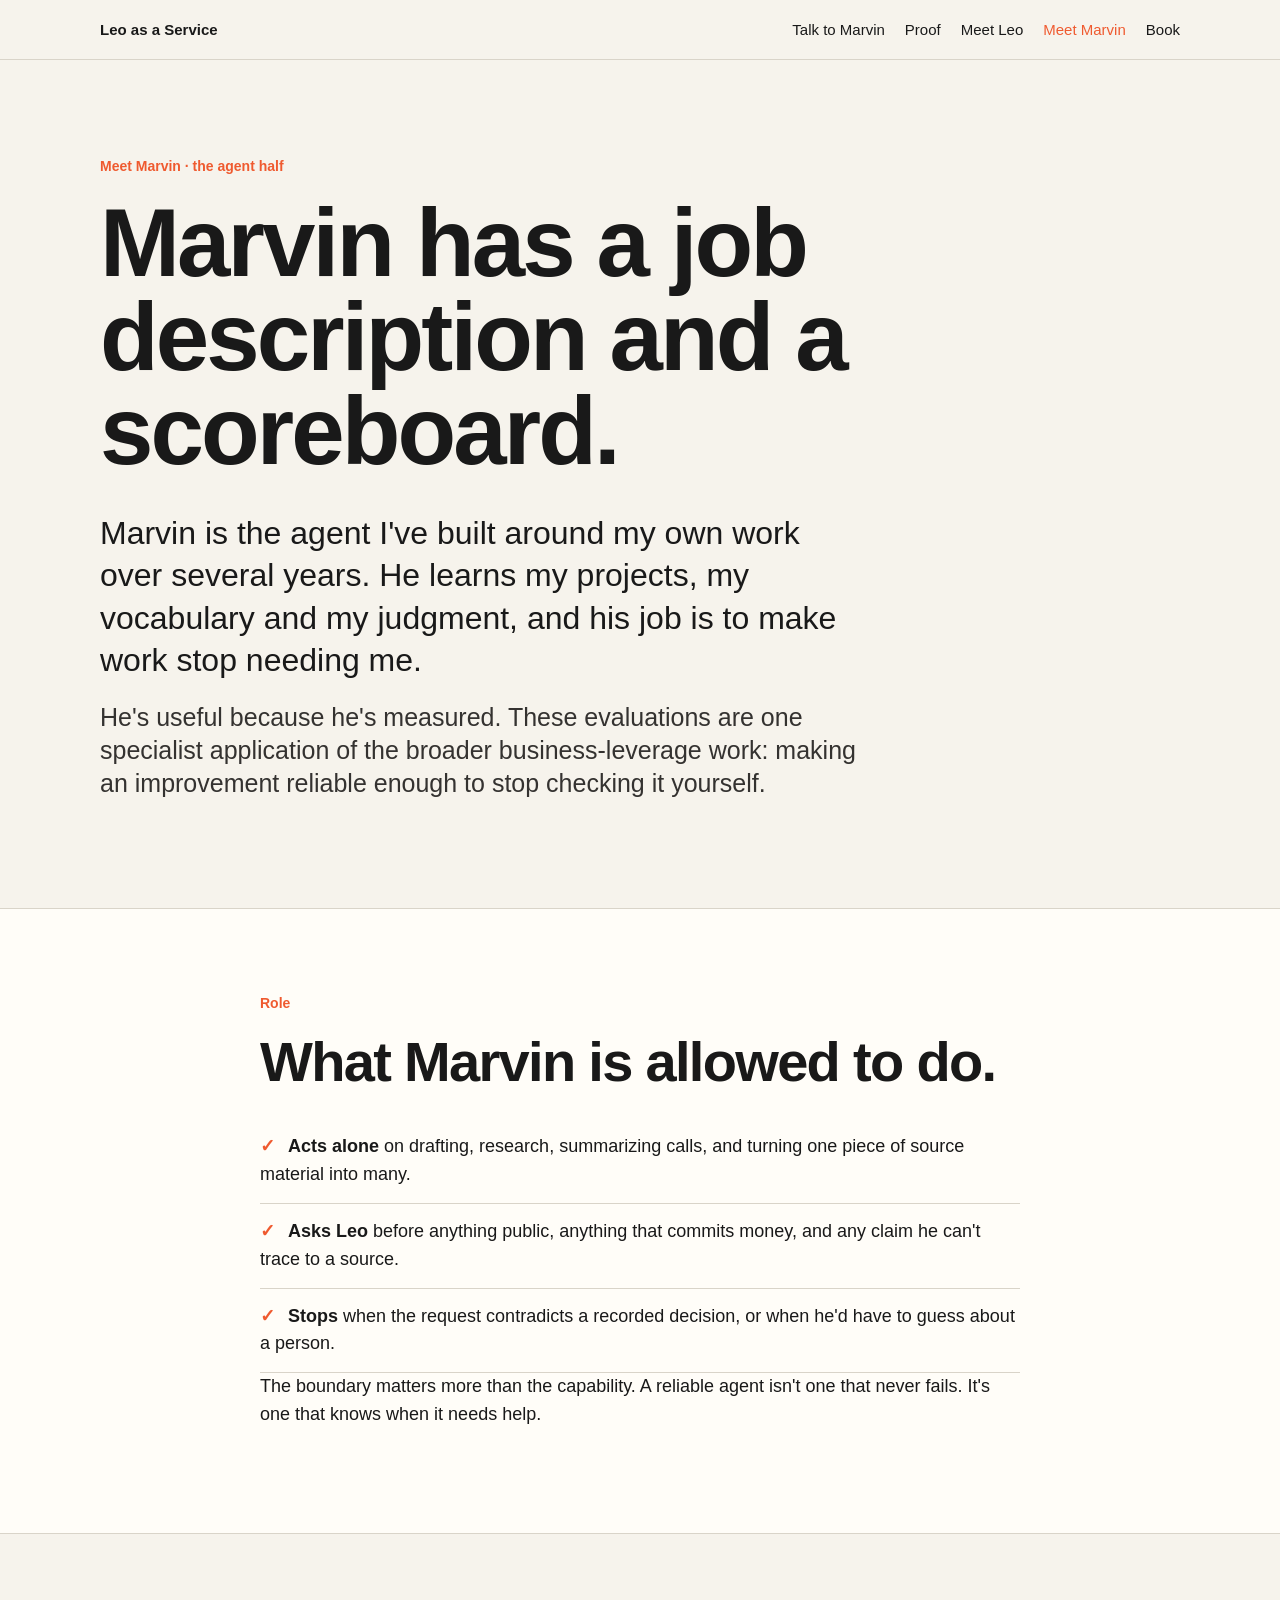
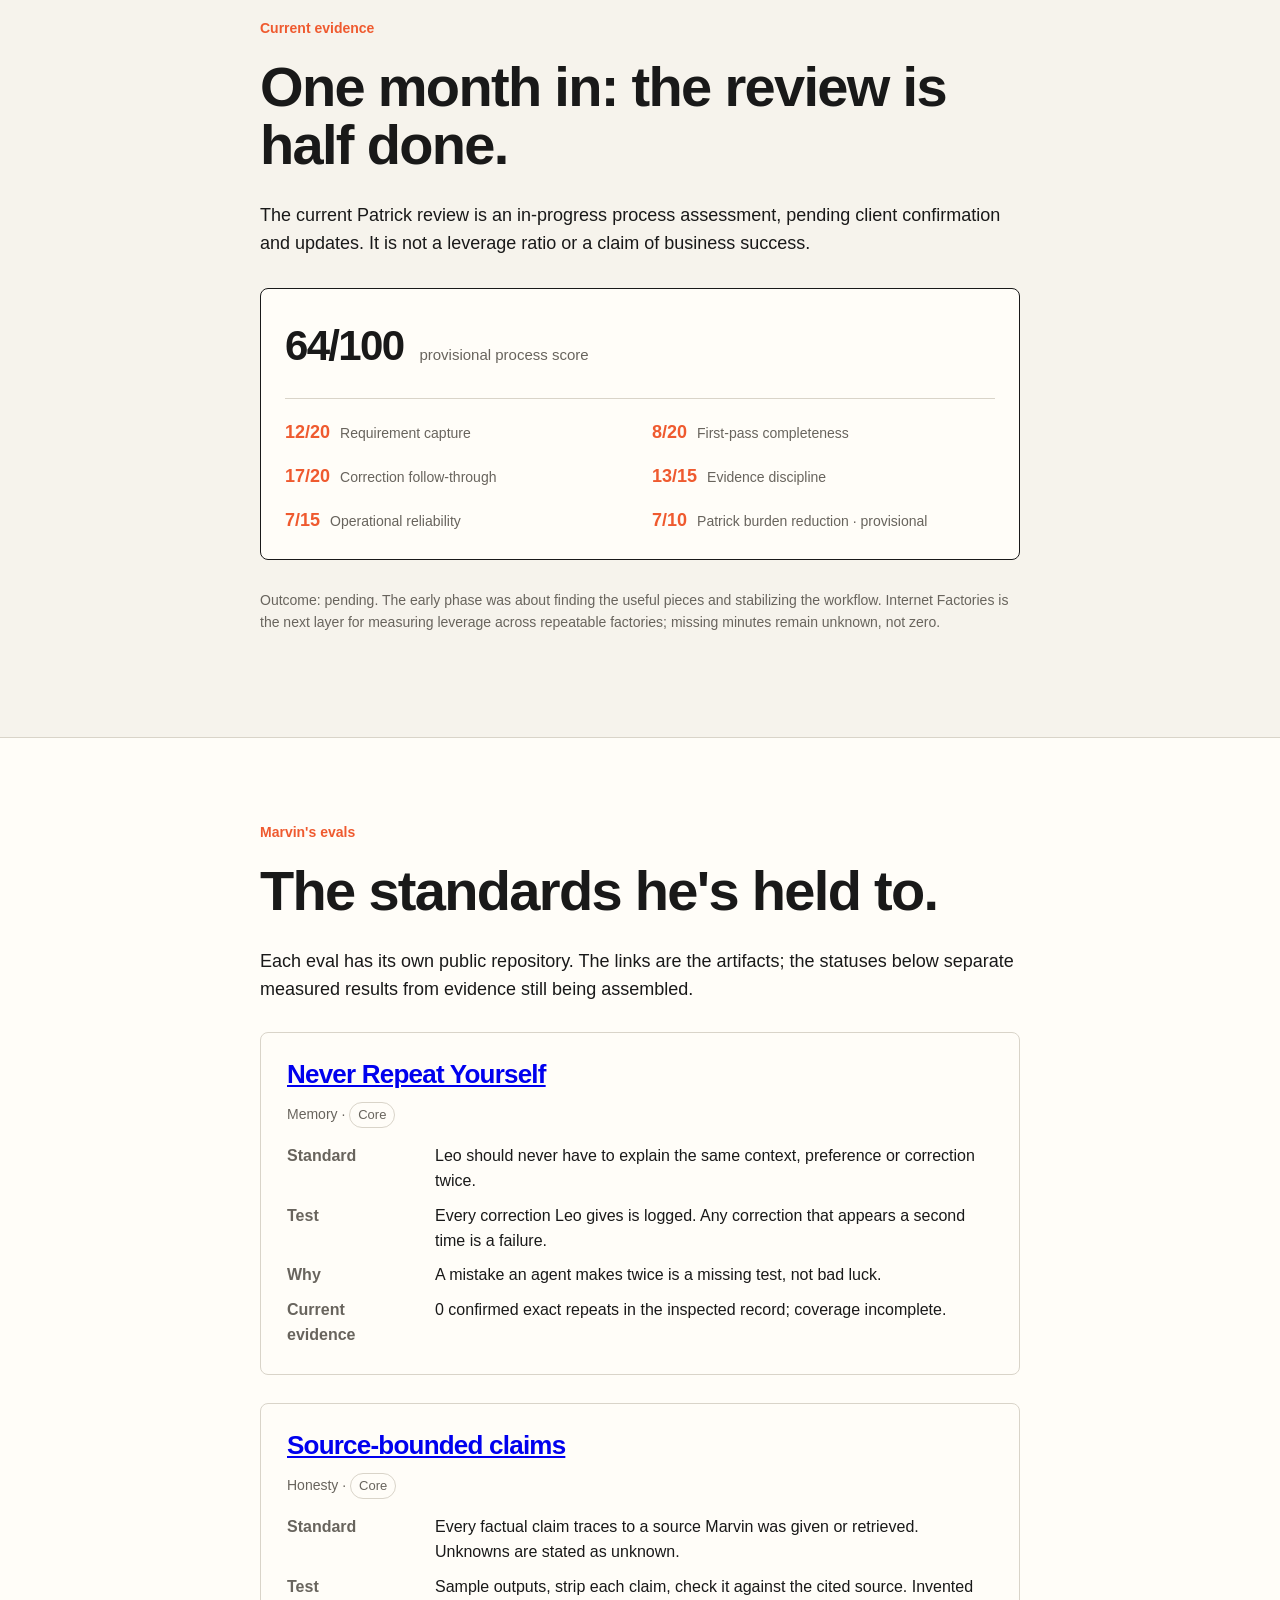
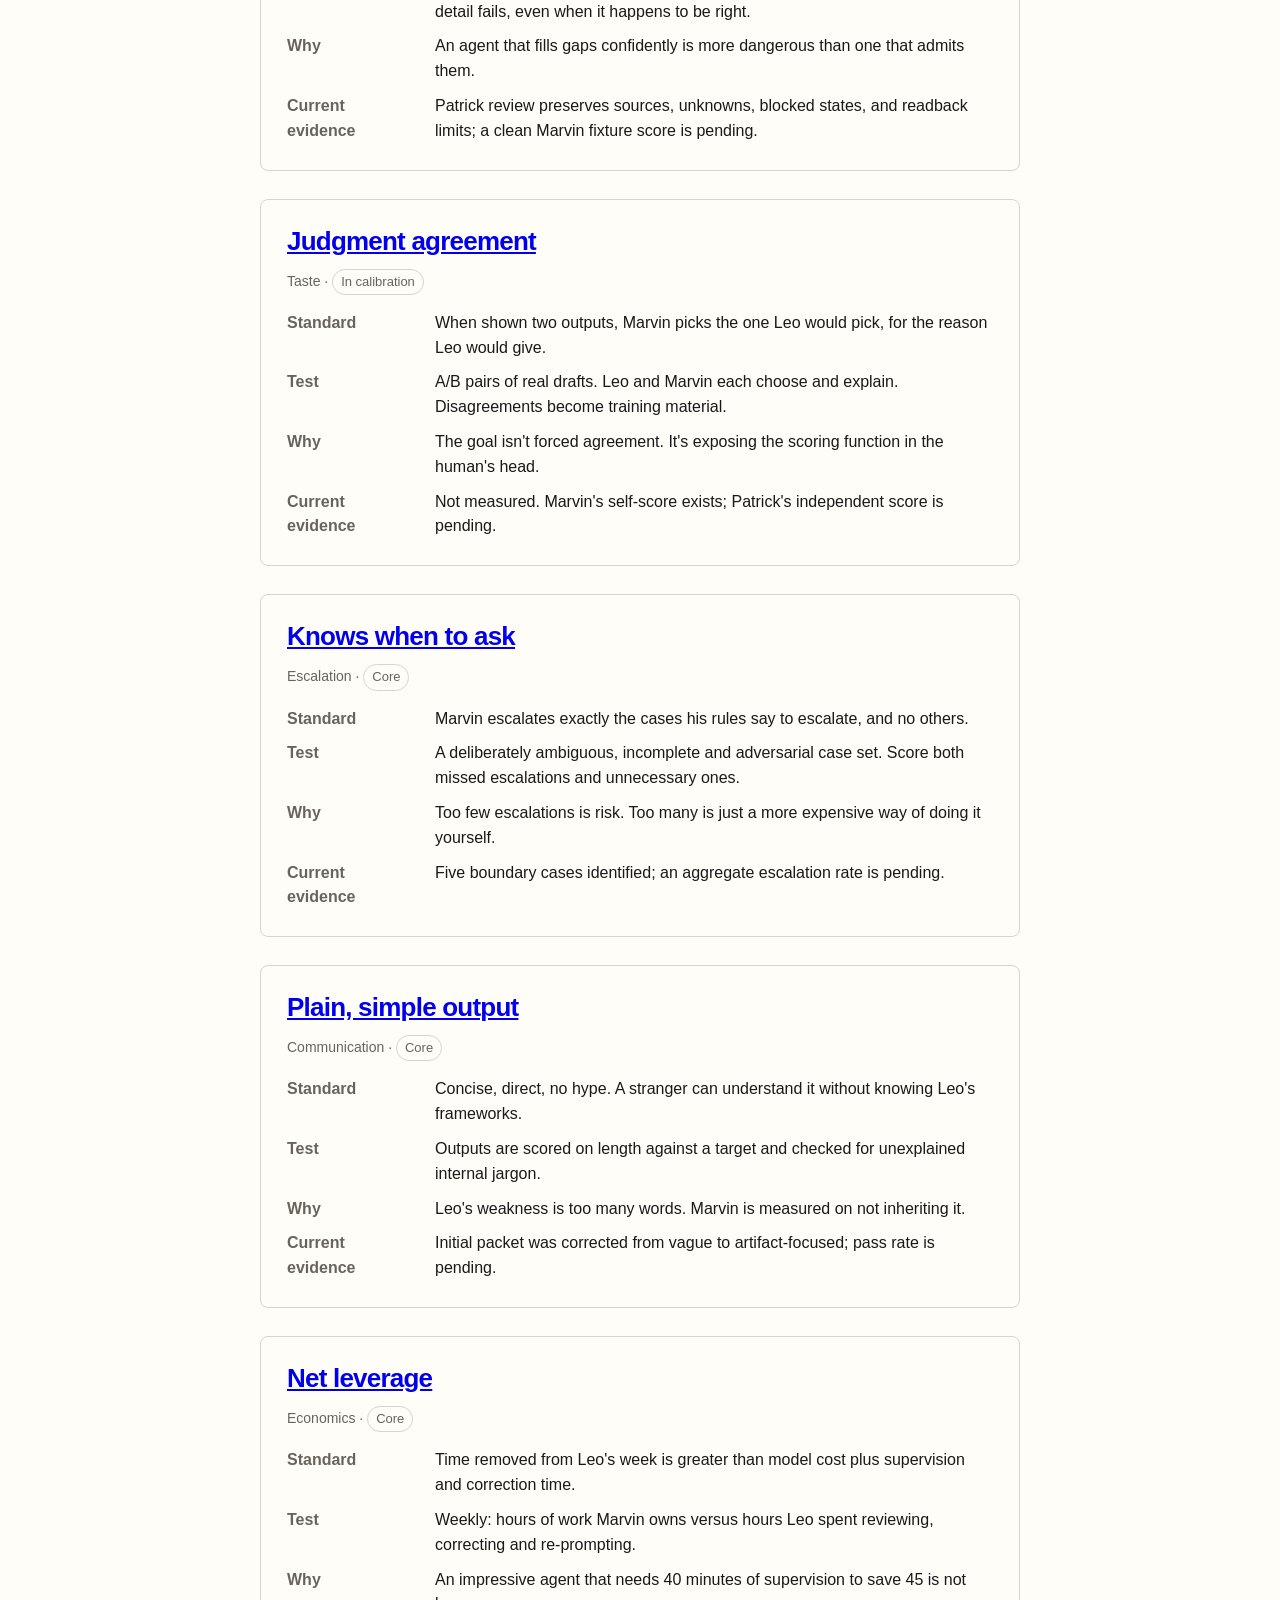
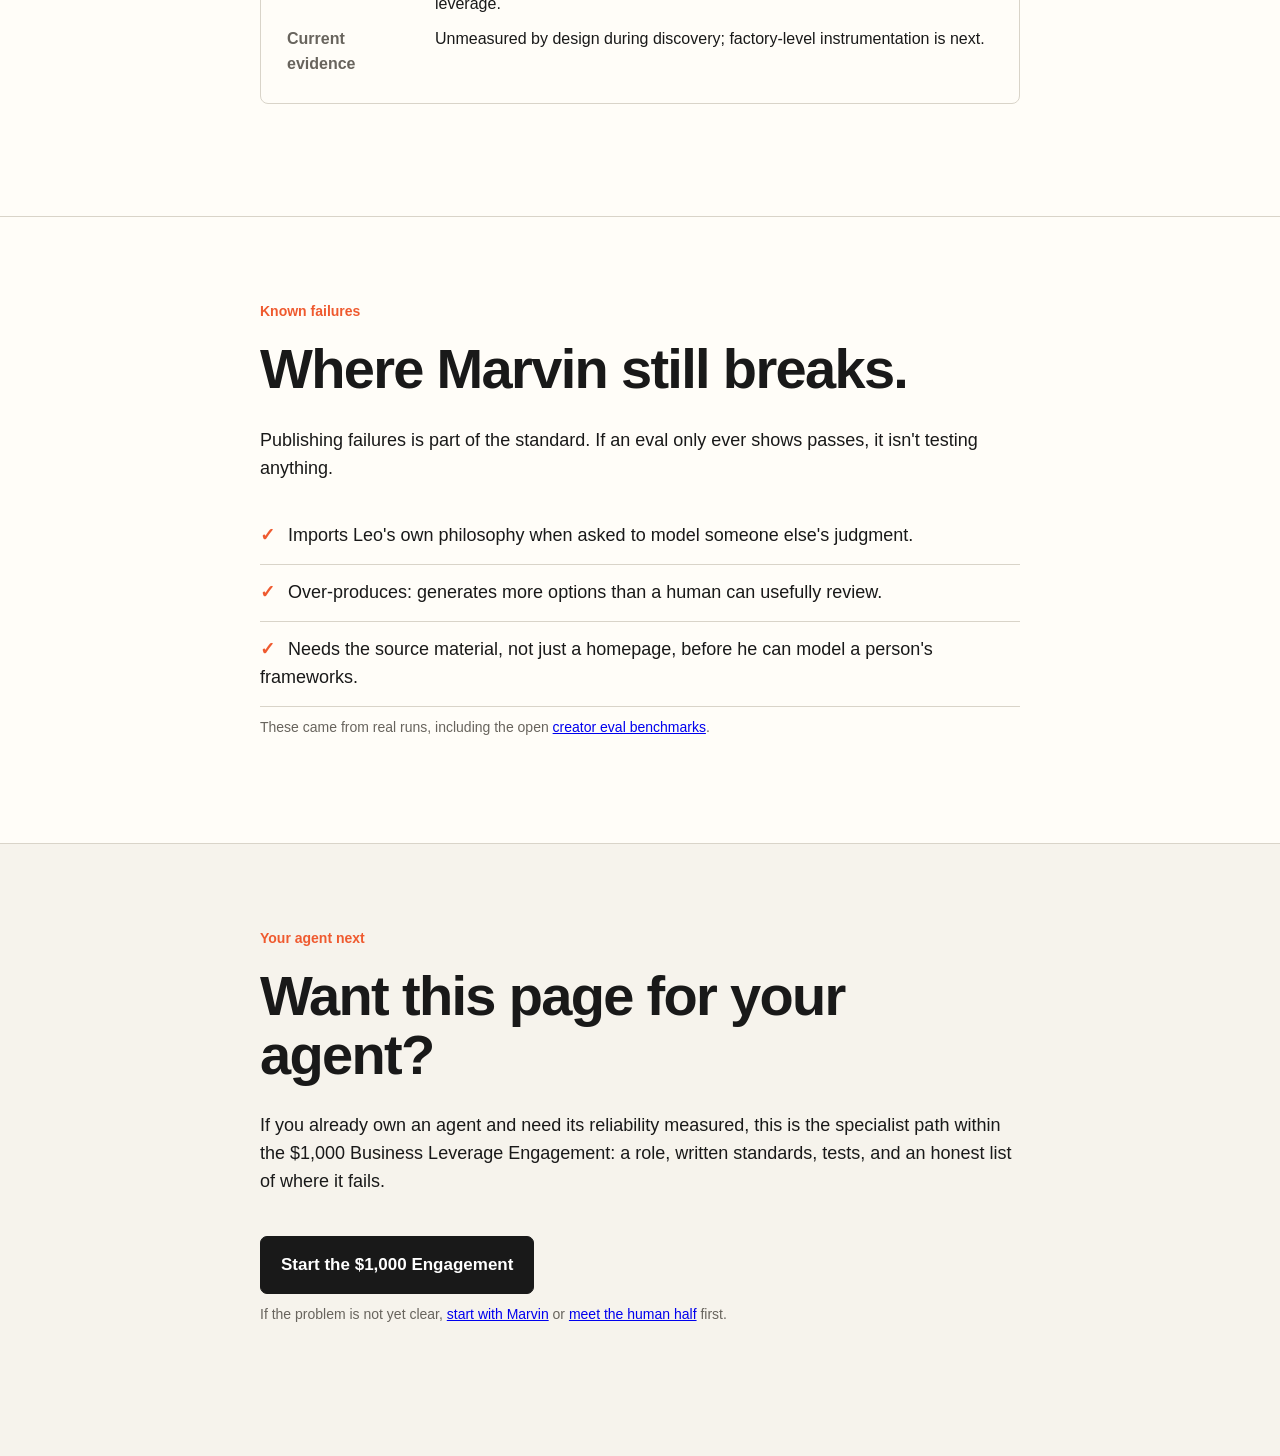
<file: meet-marvin.html>
<!doctype html>
<html lang="en">
<head>
  <meta charset="utf-8" />
  <meta name="viewport" content="width=device-width, initial-scale=1" />
  <meta name="description" content="Marvin is Leo's named AI agent. Here is what he's allowed to do, the evals he's held to, and where he still fails." />
  <title>Meet Marvin — Leo as a Service</title>
  <link rel="stylesheet" href="styles.css" />
  <script src="https://cdn.usefathom.com/script.js" data-site="XERIAWTA" defer></script>
</head>
<body>
  <nav class="site-nav" aria-label="Site">
    <div class="wrap">
      <a class="brand" href="index.html">Leo as a Service</a>
      <div class="links">
        <a href="talk-to-marvin.html">Talk to Marvin</a>
        <a href="proof.html">Proof</a>
        <a href="meet-leo.html">Meet Leo</a>
        <a href="meet-marvin.html" aria-current="page">Meet Marvin</a>
        <a data-cta href="#">Book</a>
      </div>
    </div>
  </nav>

  <main>
    <section class="hero wrap">
      <p class="eyebrow">Meet Marvin · the agent half</p>
      <h1>Marvin has a job description and a scoreboard.</h1>
      <p class="hero-copy">Marvin is the agent I've built around my own work over several years. He learns my projects, my vocabulary and my judgment, and his job is to make work stop needing me.</p>
      <p class="hero-copy secondary">He's useful because he's measured. These evaluations are one specialist application of the broader business-leverage work: making an improvement reliable enough to stop checking it yourself.</p>
    </section>

    <section class="section section-muted">
      <div class="wrap narrow">
        <p class="eyebrow">Role</p>
        <h2>What Marvin is allowed to do.</h2>
        <ul class="checklist">
          <li><strong>Acts alone</strong> on drafting, research, summarizing calls, and turning one piece of source material into many.</li>
          <li><strong>Asks Leo</strong> before anything public, anything that commits money, and any claim he can't trace to a source.</li>
          <li><strong>Stops</strong> when the request contradicts a recorded decision, or when he'd have to guess about a person.</li>
        </ul>
        <p>The boundary matters more than the capability. A reliable agent isn't one that never fails. It's one that knows when it needs help.</p>
      </div>
    </section>

    <section class="section">
      <div class="wrap narrow">
        <p class="eyebrow">Current evidence</p>
        <h2>One month in: the review is half done.</h2>
        <p>The current Patrick review is an in-progress process assessment, pending client confirmation and updates. It is not a leverage ratio or a claim of business success.</p>
        <div class="score-card" aria-label="Current Patrick review score">
          <div class="score-main"><strong>64/100</strong><span>provisional process score</span></div>
          <div class="score-grid">
            <div><b>12/20</b><span>Requirement capture</span></div>
            <div><b>8/20</b><span>First-pass completeness</span></div>
            <div><b>17/20</b><span>Correction follow-through</span></div>
            <div><b>13/15</b><span>Evidence discipline</span></div>
            <div><b>7/15</b><span>Operational reliability</span></div>
            <div><b>7/10</b><span>Patrick burden reduction · provisional</span></div>
          </div>
        </div>
        <p class="micro">Outcome: pending. The early phase was about finding the useful pieces and stabilizing the workflow. Internet Factories is the next layer for measuring leverage across repeatable factories; missing minutes remain unknown, not zero.</p>
      </div>
    </section>

    <section class="section section-muted">
      <div class="wrap narrow">
        <p class="eyebrow">Marvin's evals</p>
        <h2>The standards he's held to.</h2>
        <p>Each eval has its own public repository. The links are the artifacts; the statuses below separate measured results from evidence still being assembled.</p>

        <!-- Each status below is evidence-bounded; replace only with a real receipt-backed result. -->

        <article class="eval">
          <h3><a href="https://github.com/leo-guinan/marvin-eval-never-repeat-yourself">Never Repeat Yourself</a></h3>
          <p class="meta">Memory · <span class="status">Core</span></p>
          <dl>
            <dt>Standard</dt><dd>Leo should never have to explain the same context, preference or correction twice.</dd>
            <dt>Test</dt><dd>Every correction Leo gives is logged. Any correction that appears a second time is a failure.</dd>
            <dt>Why</dt><dd>A mistake an agent makes twice is a missing test, not bad luck.</dd>
            <dt>Current evidence</dt><dd>0 confirmed exact repeats in the inspected record; coverage incomplete.</dd>
          </dl>
        </article>

        <article class="eval">
          <h3><a href="https://github.com/leo-guinan/marvin-eval-source-bounded-claims">Source-bounded claims</a></h3>
          <p class="meta">Honesty · <span class="status">Core</span></p>
          <dl>
            <dt>Standard</dt><dd>Every factual claim traces to a source Marvin was given or retrieved. Unknowns are stated as unknown.</dd>
            <dt>Test</dt><dd>Sample outputs, strip each claim, check it against the cited source. Invented detail fails, even when it happens to be right.</dd>
            <dt>Why</dt><dd>An agent that fills gaps confidently is more dangerous than one that admits them.</dd>
            <dt>Current evidence</dt><dd>Patrick review preserves sources, unknowns, blocked states, and readback limits; a clean Marvin fixture score is pending.</dd>
          </dl>
        </article>

        <article class="eval">
          <h3><a href="https://github.com/leo-guinan/marvin-eval-judgment-agreement">Judgment agreement</a></h3>
          <p class="meta">Taste · <span class="status">In calibration</span></p>
          <dl>
            <dt>Standard</dt><dd>When shown two outputs, Marvin picks the one Leo would pick, for the reason Leo would give.</dd>
            <dt>Test</dt><dd>A/B pairs of real drafts. Leo and Marvin each choose and explain. Disagreements become training material.</dd>
            <dt>Why</dt><dd>The goal isn't forced agreement. It's exposing the scoring function in the human's head.</dd>
            <dt>Current evidence</dt><dd>Not measured. Marvin's self-score exists; Patrick's independent score is pending.</dd>
          </dl>
        </article>

        <article class="eval">
          <h3><a href="https://github.com/leo-guinan/marvin-eval-knows-when-to-ask">Knows when to ask</a></h3>
          <p class="meta">Escalation · <span class="status">Core</span></p>
          <dl>
            <dt>Standard</dt><dd>Marvin escalates exactly the cases his rules say to escalate, and no others.</dd>
            <dt>Test</dt><dd>A deliberately ambiguous, incomplete and adversarial case set. Score both missed escalations and unnecessary ones.</dd>
            <dt>Why</dt><dd>Too few escalations is risk. Too many is just a more expensive way of doing it yourself.</dd>
            <dt>Current evidence</dt><dd>Five boundary cases identified; an aggregate escalation rate is pending.</dd>
          </dl>
        </article>

        <article class="eval">
          <h3><a href="https://github.com/leo-guinan/marvin-eval-plain-output">Plain, simple output</a></h3>
          <p class="meta">Communication · <span class="status">Core</span></p>
          <dl>
            <dt>Standard</dt><dd>Concise, direct, no hype. A stranger can understand it without knowing Leo's frameworks.</dd>
            <dt>Test</dt><dd>Outputs are scored on length against a target and checked for unexplained internal jargon.</dd>
            <dt>Why</dt><dd>Leo's weakness is too many words. Marvin is measured on not inheriting it.</dd>
            <dt>Current evidence</dt><dd>Initial packet was corrected from vague to artifact-focused; pass rate is pending.</dd>
          </dl>
        </article>

        <article class="eval">
          <h3><a href="https://github.com/leo-guinan/marvin-eval-net-leverage">Net leverage</a></h3>
          <p class="meta">Economics · <span class="status">Core</span></p>
          <dl>
            <dt>Standard</dt><dd>Time removed from Leo's week is greater than model cost plus supervision and correction time.</dd>
            <dt>Test</dt><dd>Weekly: hours of work Marvin owns versus hours Leo spent reviewing, correcting and re-prompting.</dd>
            <dt>Why</dt><dd>An impressive agent that needs 40 minutes of supervision to save 45 is not leverage.</dd>
            <dt>Current evidence</dt><dd>Unmeasured by design during discovery; factory-level instrumentation is next.</dd>
          </dl>
        </article>
      </div>
    </section>

    <section class="section section-muted">
      <div class="wrap narrow">
        <p class="eyebrow">Known failures</p>
        <h2>Where Marvin still breaks.</h2>
        <p>Publishing failures is part of the standard. If an eval only ever shows passes, it isn't testing anything.</p>
        <ul class="checklist">
          <li>Imports Leo's own philosophy when asked to model someone else's judgment.</li>
          <li>Over-produces: generates more options than a human can usefully review.</li>
          <li>Needs the source material, not just a homepage, before he can model a person's frameworks.</li>
        </ul>
        <p class="micro">These came from real runs, including the open <a href="https://github.com/leo-guinan/creator-eval-model-benchmarks">creator eval benchmarks</a>.</p>
      </div>
    </section>

    <section class="section close">
      <div class="wrap narrow">
        <p class="eyebrow">Your agent next</p>
        <h2>Want this page for your agent?</h2>
        <p>If you already own an agent and need its reliability measured, this is the specialist path within the $1,000 Business Leverage Engagement: a role, written standards, tests, and an honest list of where it fails.</p>
        <a class="button" data-cta href="#">Start the $1,000 Engagement</a>
        <p class="micro">If the problem is not yet clear, <a href="talk-to-marvin.html">start with Marvin</a> or <a href="meet-leo.html">meet the human half</a> first.</p>
      </div>
    </section>
  </main>

  <script src="config.js"></script>
  <script src="script.js"></script>
</body>
</html>
</file>
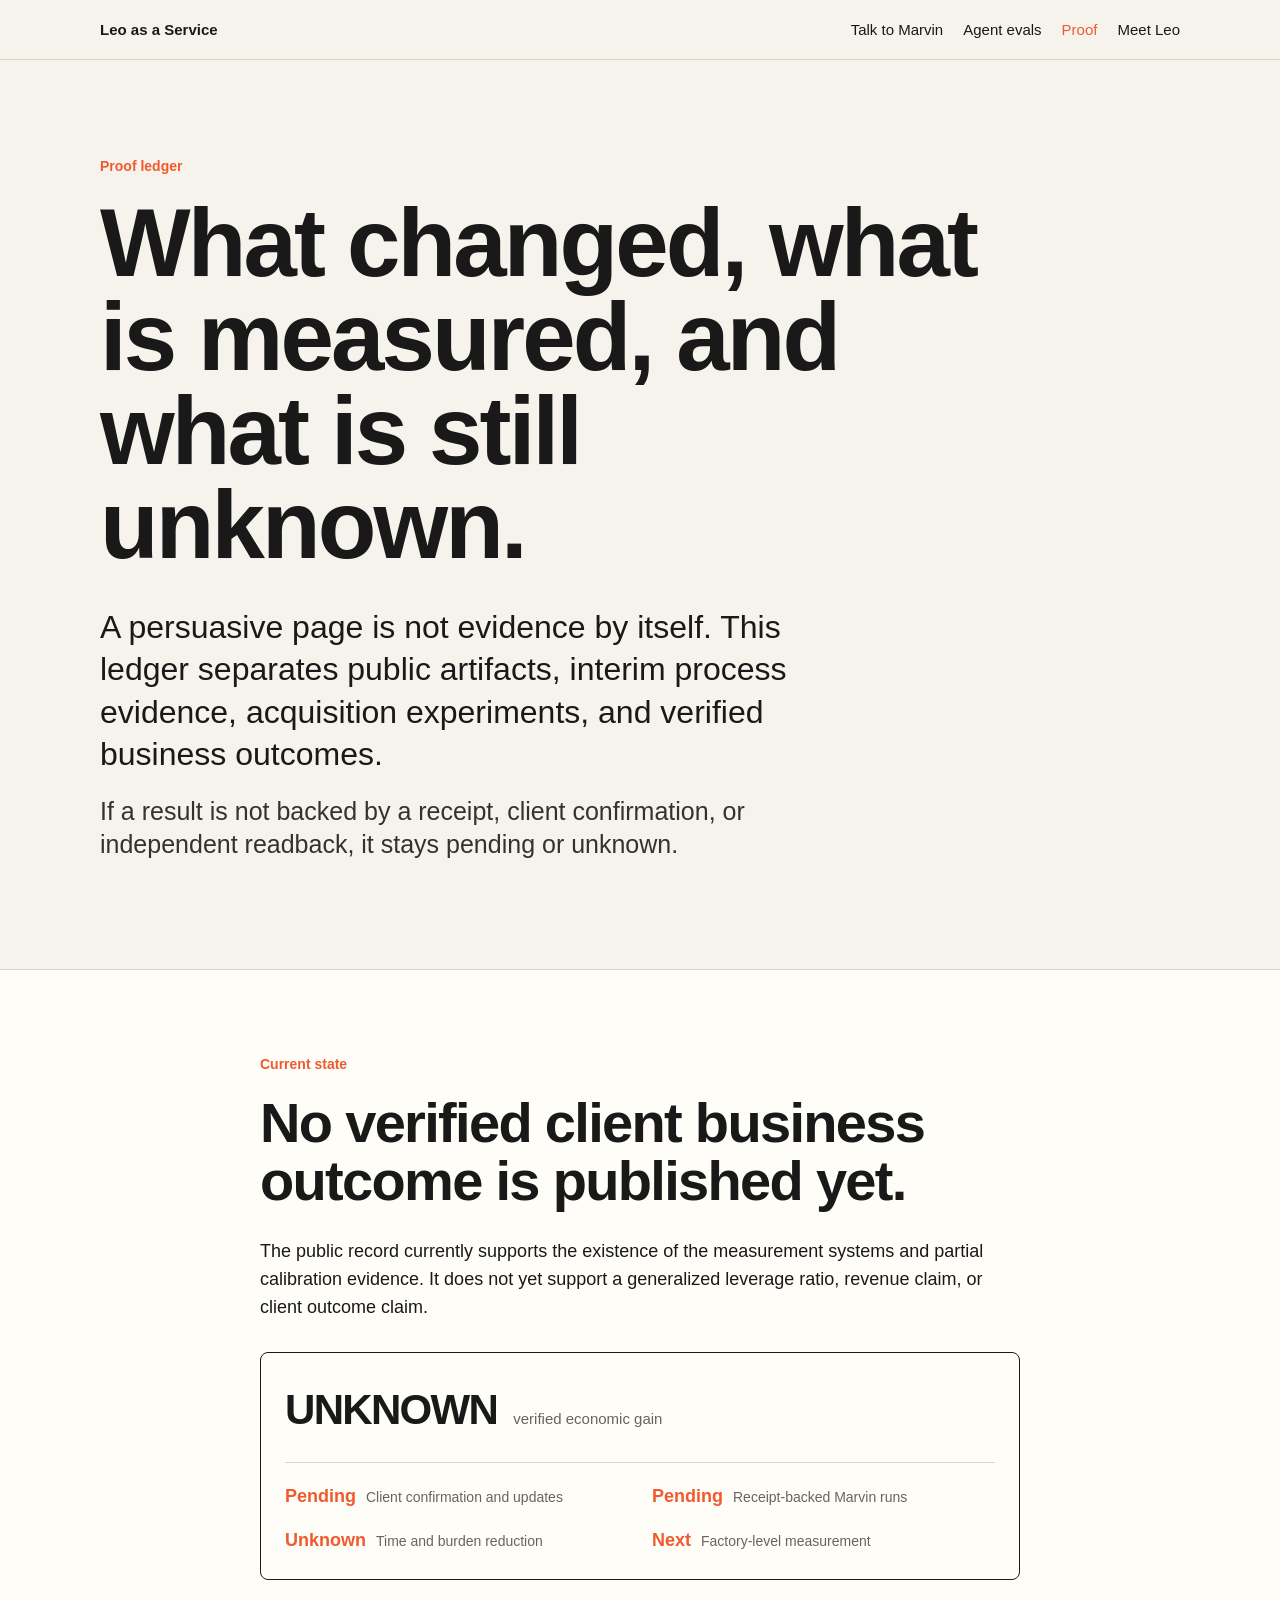
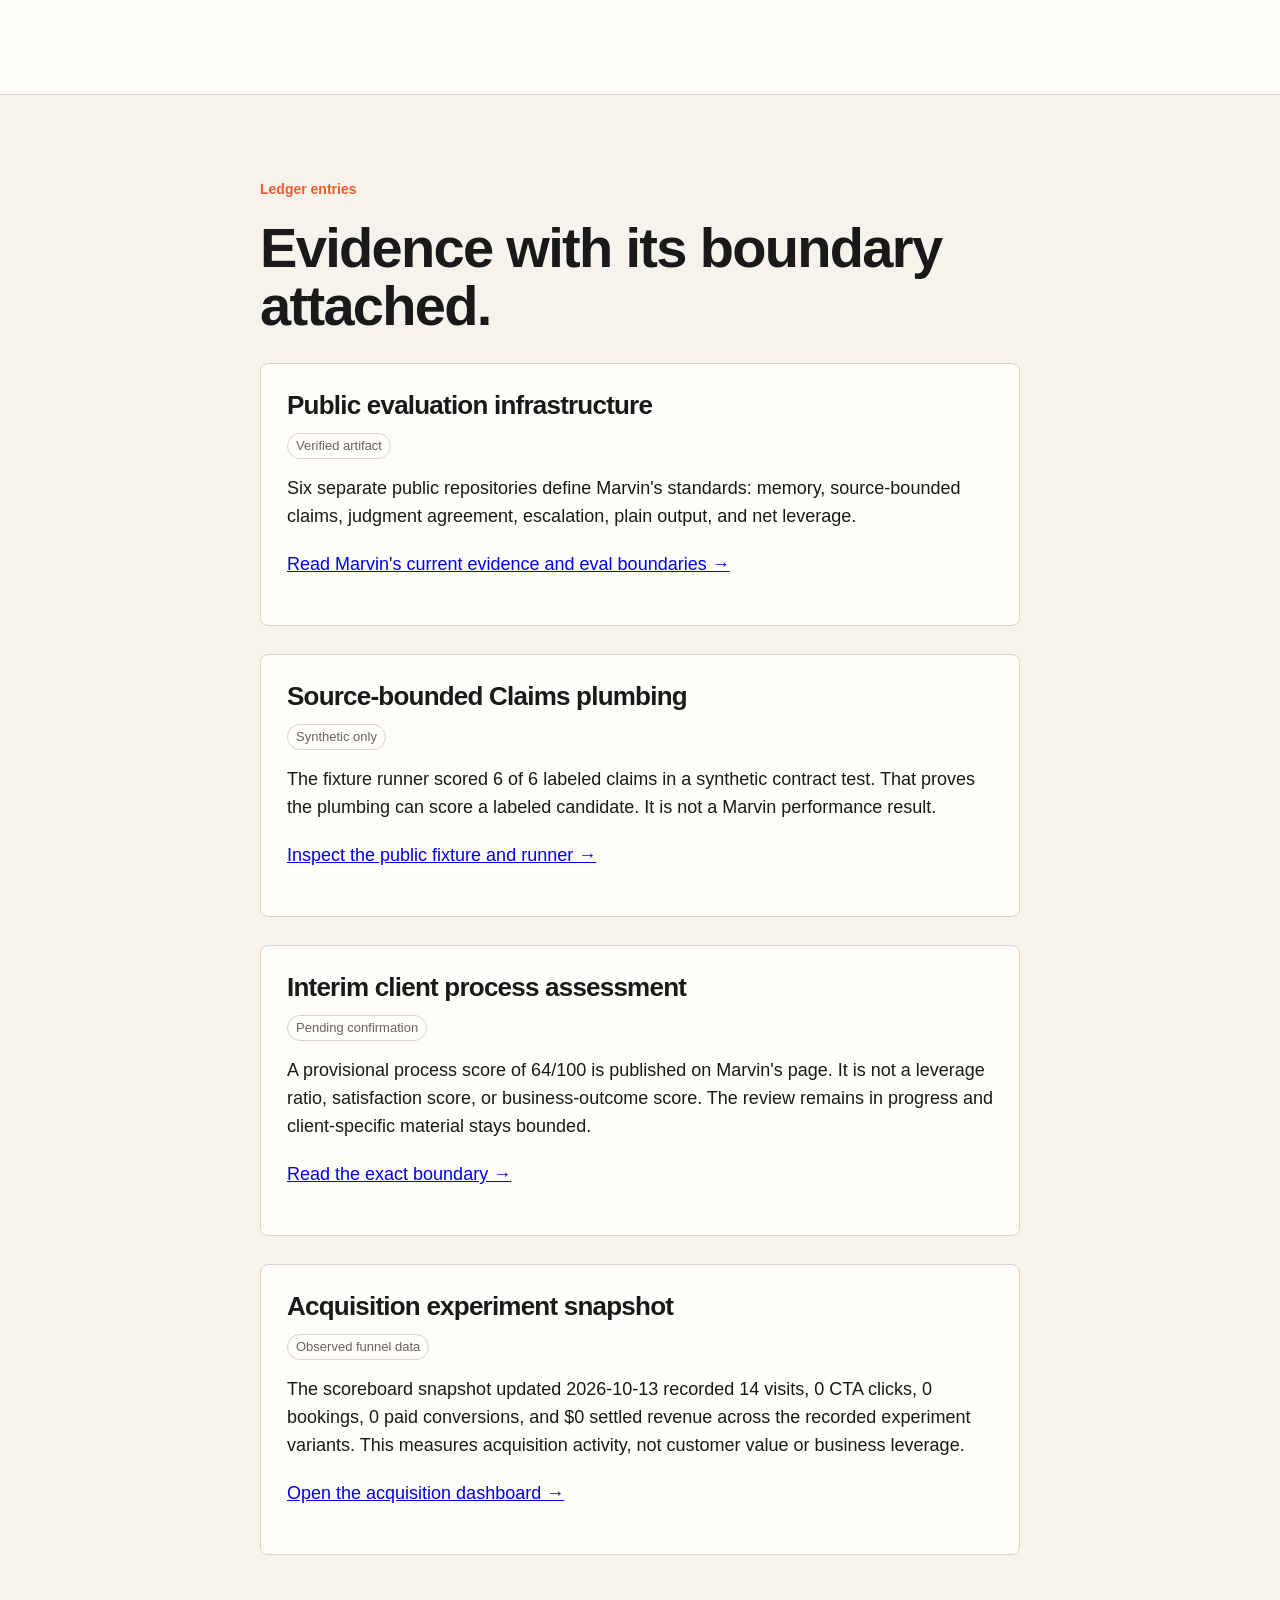
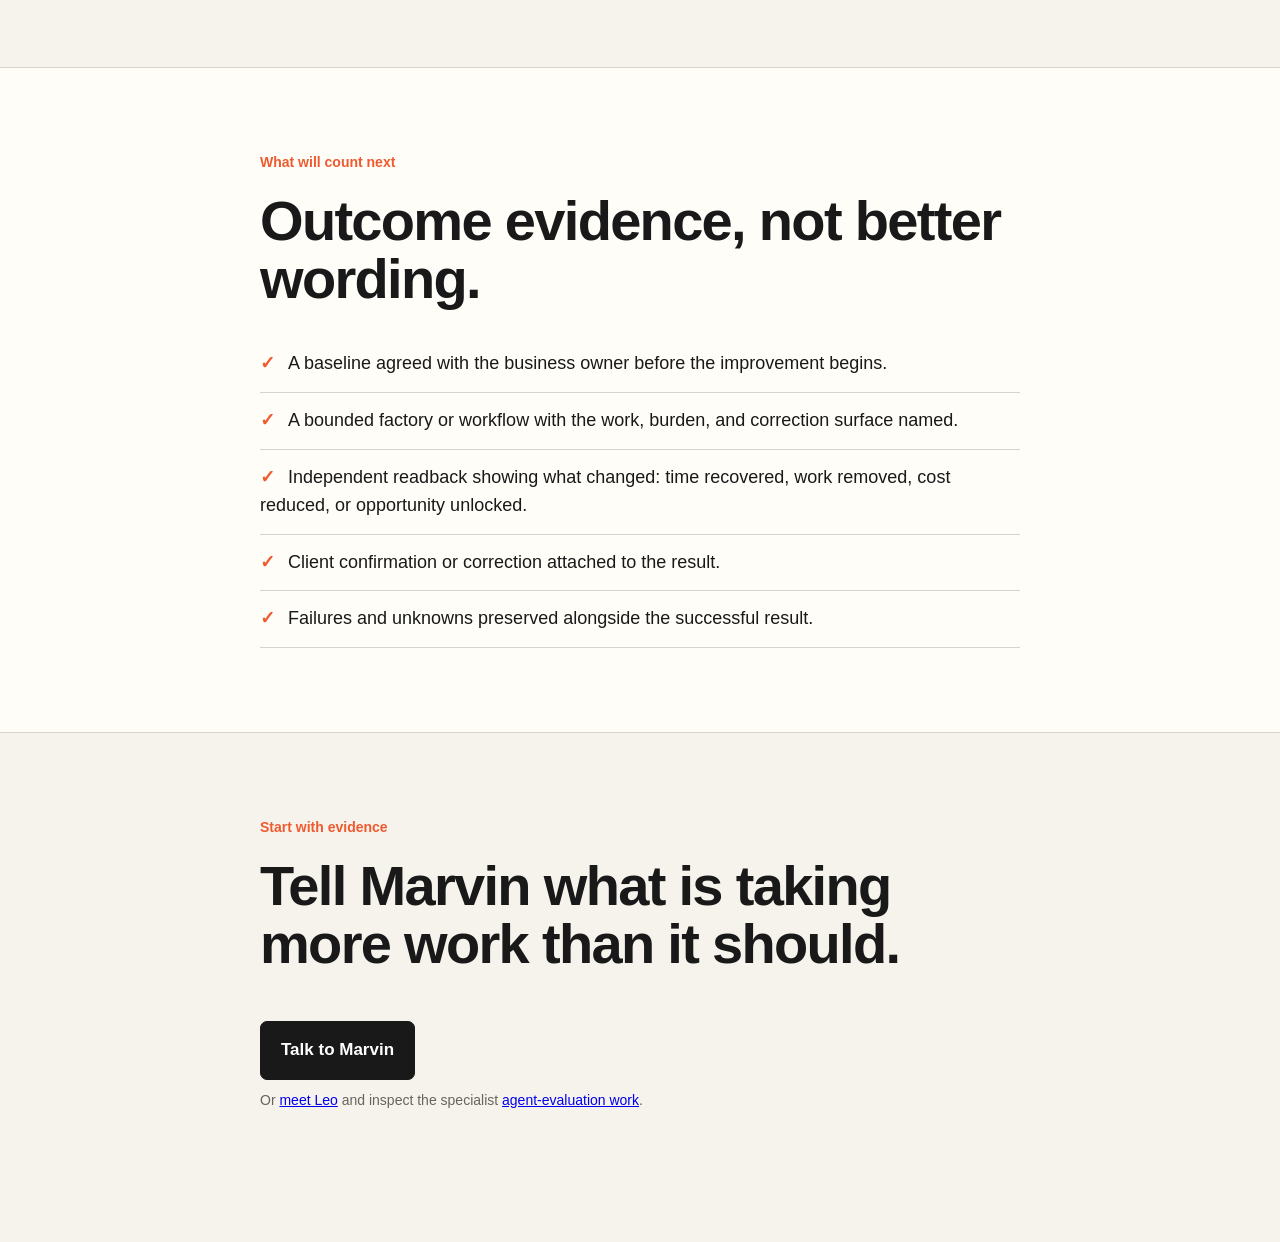
<file: proof.html>
<!doctype html>
<html lang="en">
<head>
  <meta charset="utf-8" />
  <meta name="viewport" content="width=device-width, initial-scale=1" />
  <meta name="description" content="Public proof ledger for Leo as a Service: verified artifacts, interim evidence, experiments, and unknowns." />
  <title>Proof — Leo as a Service</title>
  <link rel="stylesheet" href="styles.css" />
  <script src="https://cdn.usefathom.com/script.js" data-site="XERIAWTA" defer></script>
</head>
<body>
  <nav class="site-nav" aria-label="Site">
    <div class="wrap">
      <a class="brand" href="index.html">Leo as a Service</a>
      <div class="links">
        <a href="talk-to-marvin.html">Talk to Marvin</a>
        <a href="meet-marvin.html">Agent evals</a>
        <a href="proof.html" aria-current="page">Proof</a>
        <a href="meet-leo.html">Meet Leo</a>
      </div>
    </div>
  </nav>

  <main>
    <section class="hero wrap">
      <p class="eyebrow">Proof ledger</p>
      <h1>What changed, what is measured, and what is still unknown.</h1>
      <p class="hero-copy">A persuasive page is not evidence by itself. This ledger separates public artifacts, interim process evidence, acquisition experiments, and verified business outcomes.</p>
      <p class="hero-copy secondary">If a result is not backed by a receipt, client confirmation, or independent readback, it stays pending or unknown.</p>
    </section>

    <section class="section section-muted">
      <div class="wrap narrow">
        <p class="eyebrow">Current state</p>
        <h2>No verified client business outcome is published yet.</h2>
        <p>The public record currently supports the existence of the measurement systems and partial calibration evidence. It does not yet support a generalized leverage ratio, revenue claim, or client outcome claim.</p>
        <div class="score-card">
          <div class="score-main"><strong>UNKNOWN</strong><span>verified economic gain</span></div>
          <div class="score-grid">
            <div><b>Pending</b><span>Client confirmation and updates</span></div>
            <div><b>Pending</b><span>Receipt-backed Marvin runs</span></div>
            <div><b>Unknown</b><span>Time and burden reduction</span></div>
            <div><b>Next</b><span>Factory-level measurement</span></div>
          </div>
        </div>
      </div>
    </section>

    <section class="section">
      <div class="wrap narrow">
        <p class="eyebrow">Ledger entries</p>
        <h2>Evidence with its boundary attached.</h2>
        <article class="eval">
          <h3>Public evaluation infrastructure</h3>
          <p class="meta"><span class="status">Verified artifact</span></p>
          <p>Six separate public repositories define Marvin's standards: memory, source-bounded claims, judgment agreement, escalation, plain output, and net leverage.</p>
          <p><a href="meet-marvin.html">Read Marvin's current evidence and eval boundaries →</a></p>
        </article>
        <article class="eval">
          <h3>Source-bounded Claims plumbing</h3>
          <p class="meta"><span class="status">Synthetic only</span></p>
          <p>The fixture runner scored 6 of 6 labeled claims in a synthetic contract test. That proves the plumbing can score a labeled candidate. It is not a Marvin performance result.</p>
          <p><a href="https://github.com/leo-guinan/marvin-eval-source-bounded-claims">Inspect the public fixture and runner →</a></p>
        </article>
        <article class="eval">
          <h3>Interim client process assessment</h3>
          <p class="meta"><span class="status">Pending confirmation</span></p>
          <p>A provisional process score of 64/100 is published on Marvin's page. It is not a leverage ratio, satisfaction score, or business-outcome score. The review remains in progress and client-specific material stays bounded.</p>
          <p><a href="meet-marvin.html">Read the exact boundary →</a></p>
        </article>
        <article class="eval">
          <h3>Acquisition experiment snapshot</h3>
          <p class="meta"><span class="status">Observed funnel data</span></p>
          <p>The scoreboard snapshot updated 2026-10-13 recorded 14 visits, 0 CTA clicks, 0 bookings, 0 paid conversions, and $0 settled revenue across the recorded experiment variants. This measures acquisition activity, not customer value or business leverage.</p>
          <p><a href="https://dashboard.leoasaservice.com/">Open the acquisition dashboard →</a></p>
        </article>
      </div>
    </section>

    <section class="section section-muted">
      <div class="wrap narrow">
        <p class="eyebrow">What will count next</p>
        <h2>Outcome evidence, not better wording.</h2>
        <ul class="checklist">
          <li>A baseline agreed with the business owner before the improvement begins.</li>
          <li>A bounded factory or workflow with the work, burden, and correction surface named.</li>
          <li>Independent readback showing what changed: time recovered, work removed, cost reduced, or opportunity unlocked.</li>
          <li>Client confirmation or correction attached to the result.</li>
          <li>Failures and unknowns preserved alongside the successful result.</li>
        </ul>
      </div>
    </section>

    <section class="section close">
      <div class="wrap narrow">
        <p class="eyebrow">Start with evidence</p>
        <h2>Tell Marvin what is taking more work than it should.</h2>
        <a class="button" href="talk-to-marvin.html">Talk to Marvin</a>
        <p class="micro">Or <a href="meet-leo.html">meet Leo</a> and inspect the specialist <a href="meet-marvin.html">agent-evaluation work</a>.</p>
      </div>
    </section>
  </main>
</body>
</html>
</file>
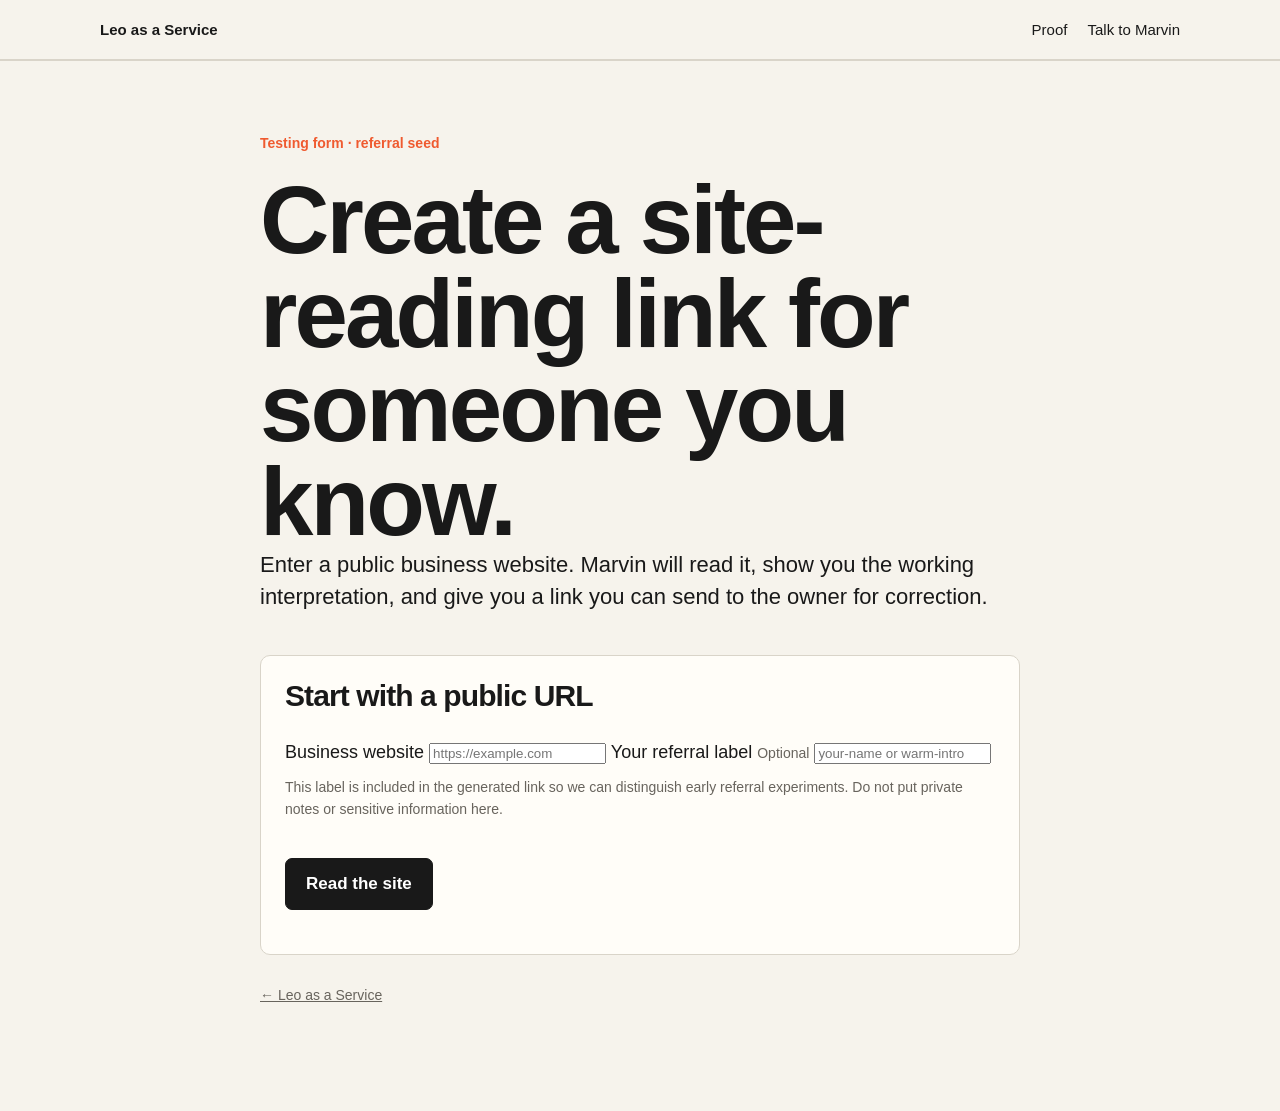
<file: referral-studio.html>
<!doctype html>
<html lang="en">
<head>
  <meta charset="utf-8" />
  <meta name="viewport" content="width=device-width, initial-scale=1" />
  <meta name="description" content="Create a seeded Marvin site-reading link for someone you know." />
  <title>Create a Marvin site-reading link</title>
  <link rel="stylesheet" href="styles.css" />
  <script src="https://cdn.usefathom.com/script.js" data-site="XERIAWTA" defer></script>
</head>
<body>
  <nav class="site-nav" aria-label="Site"><div class="wrap"><a class="brand" href="index.html">Leo as a Service</a><div class="links"><a href="proof.html">Proof</a><a href="talk-to-marvin.html">Talk to Marvin</a></div></div></nav>
  <main>
    <section class="section marvin-page">
      <div class="wrap narrow">
        <p class="eyebrow">Testing form · referral seed</p>
        <h1>Create a site-reading link for someone you know.</h1>
        <p class="lead">Enter a public business website. Marvin will read it, show you the working interpretation, and give you a link you can send to the owner for correction.</p>

        <div class="handoff-card" data-stage="form">
          <h2>Start with a public URL</h2>
          <form data-create-form>
            <label for="business-url">Business website</label>
            <input id="business-url" type="url" required placeholder="https://example.com" />
            <label for="source-label">Your referral label <span class="micro">Optional</span></label>
            <input id="source-label" autocomplete="off" placeholder="your-name or warm-intro" />
            <p class="micro">This label is included in the generated link so we can distinguish early referral experiments. Do not put private notes or sensitive information here.</p>
            <button class="button" type="submit">Read the site</button>
            <p class="micro" data-form-status></p>
          </form>
        </div>

        <div class="handoff-card" data-stage="scanning" hidden>
          <p class="eyebrow">Bounded public scan</p><h2>Marvin is reading public pages.</h2>
          <p data-scan-status>Starting…</p>
          <p class="micro">Only public same-origin pages are read. This is context, not a verified business profile.</p>
        </div>

        <div class="handoff-card" data-stage="result" hidden>
          <p class="eyebrow">Working interpretation</p><h2>Review it before you send it.</h2>
          <p data-result-meta></p>
          <div class="review-grid" data-result-grid></div>
          <p class="micro">If the reading is interesting, send the link below. The recipient gets the same reading and can say where it was accurate, mixed, or off.</p>
          <label for="share-link">Copy this seeded feedback link</label>
          <input id="share-link" data-share-link readonly />
          <div><button class="button" type="button" data-copy>Copy link</button> <a class="button" data-open href="#" target="_blank" rel="noopener">Open recipient view</a></div>
          <p class="micro" data-copy-status></p>
          <p class="micro"><a href="referral-studio.html">Create another link</a></p>
        </div>

        <p class="back-link"><a href="index.html">← Leo as a Service</a></p>
      </div>
    </section>
  </main>
  <script>
    (() => {
      const scanner = "https://marvin-business-scanner.leo-guinan.workers.dev";
      const stages = [...document.querySelectorAll("[data-stage]")];
      const show = name => stages.forEach(el => { el.hidden = el.dataset.stage !== name; });
      const validUrl = raw => { try { const u = new URL(raw); if (!["http:", "https:"].includes(u.protocol) || u.username || u.password) return null; u.hash = ""; return u.href; } catch { return null; } };
      const rules = { People: /customer|client|audience|buyer|user|member|founder|team|operator/i, Positioning: /for |serves |help|platform|agency|studio|consult|software|product/i, Promise: /help|enable|make|build|grow|save|deliver|transform|support/i, Proof: /case stud|testimonial|client|result|review|trusted|portfolio|work with/i, Priority: /problem|challenge|need|focus|priority|book|contact|start|get started/i, Process: /how it works|process|step|method|approach|workflow|schedule|pricing/i };
      const sixPs = profile => Object.entries(rules).map(([name, re]) => { const hits = (profile.pages || []).filter(p => re.test(`${p.title || ""} ${p.text || ""}`)); return { name, text: hits.length ? `Signal found across ${hits.length} public page${hits.length === 1 ? "" : "s"}. The recipient should correct this reading.` : "The public site did not make this clear." }; });
      const esc = text => String(text).replace(/[&<>\"']/g, c => ({"&":"&amp;","<":"&lt;",">":"&gt;",'"':"&quot;","'":"&#39;"}[c]));
      const urlInput = document.querySelector("#business-url");
      const formStatus = document.querySelector("[data-form-status]");
      document.querySelector("[data-create-form]").addEventListener("submit", async event => {
        event.preventDefault();
        const url = validUrl(urlInput.value.trim());
        if (!url) { formStatus.textContent = "Enter a complete public https:// URL."; return; }
        const source = (document.querySelector("#source-label").value.trim() || "referral").slice(0, 80);
        show("scanning");
        const status = document.querySelector("[data-scan-status]");
        try {
          const r = await fetch(`${scanner}/scan`, { method: "POST", headers: { "Content-Type": "application/json" }, body: JSON.stringify({ url }) });
          const job = await r.json();
          if (!r.ok) throw Error(job.error || "The scan could not start.");
          for (let i = 0; i < 90; i++) {
            await new Promise(resolve => setTimeout(resolve, 2500));
            const s = await fetch(`${scanner}/scan/${job.id}?token=${encodeURIComponent(job.token)}`).then(response => response.json());
            if (s.status === "complete") {
              const link = new URL("site-review.html", location.href);
              link.searchParams.set("site", url);
              link.searchParams.set("source", source);
              document.querySelector("[data-result-meta]").textContent = `${s.profile.usablePages || 0} usable public pages read from ${url}.`;
              document.querySelector("[data-result-grid]").innerHTML = sixPs(s.profile).map(p => `<article class="handoff-card"><h3>${esc(p.name)}</h3><p>${esc(p.text)}</p></article>`).join("");
              document.querySelector("[data-share-link]").value = link.href;
              document.querySelector("[data-open]").href = link.href;
              show("result");
              return;
            }
            if (s.status === "error") throw Error(s.error || "The scan failed.");
            status.textContent = `Reading public pages… ${s.pagesScanned || 0} scanned.`;
          }
          throw Error("The scan is still running; please try again shortly.");
        } catch (error) { show("form"); formStatus.textContent = error.message; }
      });
      document.querySelector("[data-copy]").addEventListener("click", async () => { const value = document.querySelector("[data-share-link]").value; try { await navigator.clipboard.writeText(value); document.querySelector("[data-copy-status]").textContent = "Link copied."; } catch { document.querySelector("[data-share-link]").select(); document.querySelector("[data-copy-status]").textContent = "Select and copy the link above."; } });
    })();
  </script>
</body>
</html>
</file>
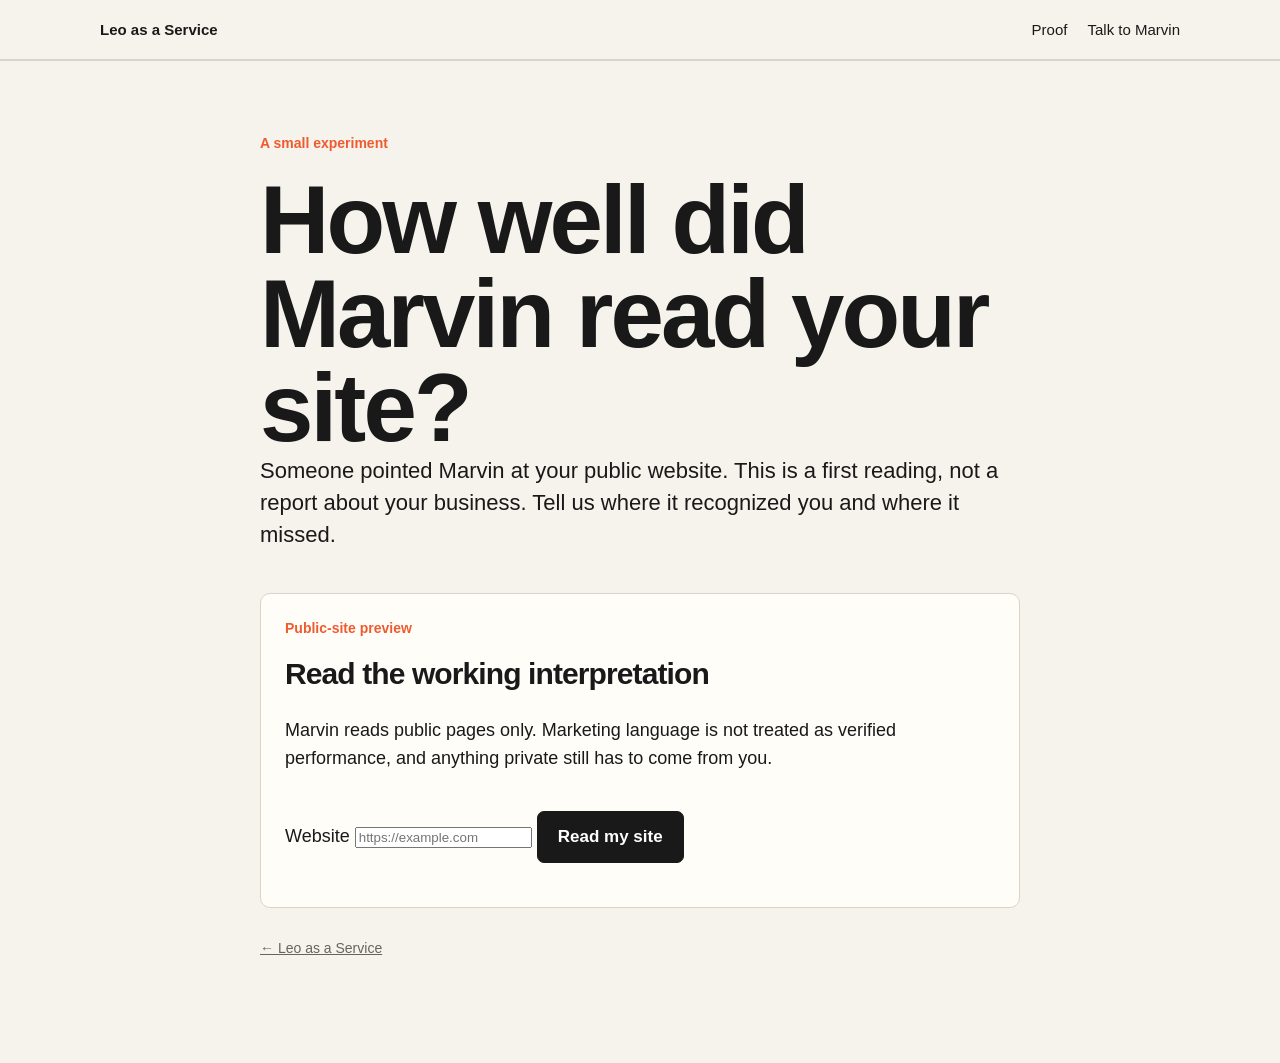
<file: site-review.html>
<!doctype html>
<html lang="en">
<head>
  <meta charset="utf-8" />
  <meta name="viewport" content="width=device-width, initial-scale=1" />
  <meta name="description" content="A source-bounded preview of how Marvin reads a public business website." />
  <title>How well did Marvin read your site?</title>
  <link rel="stylesheet" href="styles.css" />
  <script src="https://cdn.usefathom.com/script.js" data-site="XERIAWTA" defer></script>
</head>
<body>
  <nav class="site-nav" aria-label="Site"><div class="wrap"><a class="brand" href="index.html">Leo as a Service</a><div class="links"><a href="proof.html">Proof</a><a href="talk-to-marvin.html">Talk to Marvin</a></div></div></nav>
  <main>
    <section class="section marvin-page">
      <div class="wrap narrow">
        <p class="eyebrow">A small experiment</p>
        <h1>How well did Marvin read your site?</h1>
        <p class="lead">Someone pointed Marvin at your public website. This is a first reading, not a report about your business. Tell us where it recognized you and where it missed.</p>

        <div class="handoff-card review-stage" data-stage="start">
          <p class="eyebrow">Public-site preview</p>
          <h2>Read the working interpretation</h2>
          <p>Marvin reads public pages only. Marketing language is not treated as verified performance, and anything private still has to come from you.</p>
          <form data-start-form>
            <label for="review-site">Website</label>
            <input id="review-site" type="url" required placeholder="https://example.com" />
            <button class="button" type="submit">Read my site</button>
            <p class="micro" data-start-status></p>
          </form>
        </div>

        <div class="handoff-card review-stage" data-stage="reading" hidden>
          <p class="eyebrow">Reading public pages</p><h2>Marvin is looking for signal, not polish.</h2>
          <p data-reading-status>Starting the bounded scan…</p>
        </div>

        <div class="handoff-card review-stage" data-stage="result" hidden>
          <p class="eyebrow">Working reading</p><h2>What the site appears to say</h2>
          <p class="micro" data-result-source></p>
          <div class="review-grid" data-reading-grid></div>
          <p class="micro">These are source-bounded hypotheses. A missing signal means “the public site did not make this clear,” not “the business does not have it.”</p>
          <button class="button" type="button" data-show-feedback>Tell us where it landed</button>
        </div>

        <div class="handoff-card review-stage" data-stage="feedback" hidden>
          <p class="eyebrow">Your correction is the useful part</p><h2>Did this recognize your business?</h2>
          <form data-feedback-form>
            <fieldset><legend>How close was the reading?</legend><label><input type="radio" name="recognition" value="accurate" required /> Mostly accurate</label><label><input type="radio" name="recognition" value="mixed" /> Partly accurate</label><label><input type="radio" name="recognition" value="off" /> Mostly off</label></fieldset>
            <label for="correction">What did it get right, miss, or make too generic?</label>
            <textarea id="correction" rows="6" required placeholder="One concrete correction is more useful than a rating alone."></textarea>
            <fieldset><legend>Was this useful enough to continue?</legend><label><input type="radio" name="usefulness" value="yes" required /> Yes</label><label><input type="radio" name="usefulness" value="maybe" /> Maybe</label><label><input type="radio" name="usefulness" value="no" /> No</label></fieldset>
            <label for="review-note">Anything else? <span class="micro">Optional</span></label>
            <textarea id="review-note" rows="4" placeholder="How did this land as an unexpected outreach message?"></textarea>
            <button class="button" type="submit">Send feedback</button>
            <p class="micro" data-feedback-status></p>
          </form>
        </div>

        <div class="handoff-card review-stage" data-stage="done" hidden>
          <p class="eyebrow">Feedback recorded</p><h2>Thank you for correcting the machine.</h2>
          <p>Your response was saved as feedback on this reading. It is not being presented as a testimonial or a verified business outcome.</p>
          <p class="micro" data-receipt></p>
        </div>
        <p class="back-link"><a href="index.html">← Leo as a Service</a></p>
      </div>
    </section>
  </main>
  <script>
    (() => {
      const scanner = "https://marvin-business-scanner.leo-guinan.workers.dev";
      const query = new URLSearchParams(location.search);
      const stages = [...document.querySelectorAll("[data-stage]")];
      const show = name => stages.forEach(el => { el.hidden = el.dataset.stage !== name; });
      const validUrl = raw => { try { const u = new URL(raw); if (!["http:", "https:"].includes(u.protocol) || u.username || u.password) return null; u.hash = ""; return u.href; } catch { return null; } };
      const rules = { People: /customer|client|audience|buyer|user|member|founder|team|operator/i, Positioning: /for |serves |help|platform|agency|studio|consult|software|product/i, Promise: /help|enable|make|build|grow|save|deliver|transform|support/i, Proof: /case stud|testimonial|client|result|review|trusted|portfolio|work with/i, Priority: /problem|challenge|need|focus|priority|book|contact|start|get started/i, Process: /how it works|process|step|method|approach|workflow|schedule|pricing/i };
      const sixPs = profile => Object.entries(rules).map(([name, re]) => { const hits = (profile.pages || []).filter(p => re.test(`${p.title || ""} ${p.text || ""}`)); return { name, text: hits.length ? `Signal found across ${hits.length} public page${hits.length === 1 ? "" : "s"}. The reading needs your correction.` : "The public site did not make this clear." }; });
      const esc = text => String(text).replace(/[&<>\"']/g, c => ({"&":"&amp;","<":"&lt;",">":"&gt;",'"':"&quot;","'":"&#39;"}[c]));
      const siteInput = document.querySelector("#review-site");
      const preset = validUrl(query.get("site") || ""); if (preset) siteInput.value = preset;
      const campaign = query.get("source") || "outreach";
      let state = { businessUrl: preset, campaign };
      const render = profile => { document.querySelector("[data-result-source]").textContent = `${profile.usablePages || 0} usable public pages read from ${state.businessUrl}.`; document.querySelector("[data-reading-grid]").innerHTML = sixPs(profile).map(p => `<article class="handoff-card"><h3>${esc(p.name)}</h3><p>${esc(p.text)}</p></article>`).join(""); };
      document.querySelector("[data-start-form]").addEventListener("submit", async event => { event.preventDefault(); const url = validUrl(siteInput.value.trim()); const status = document.querySelector("[data-start-status]"); if (!url) { status.textContent = "Enter a complete public https:// URL."; return; } state.businessUrl = url; show("reading"); const readingStatus = document.querySelector("[data-reading-status]"); try { const r = await fetch(`${scanner}/scan`, { method: "POST", headers: { "Content-Type": "application/json" }, body: JSON.stringify({ url }) }); const job = await r.json(); if (!r.ok) throw Error(job.error || "The scan could not start."); for (let i = 0; i < 90; i++) { await new Promise(resolve => setTimeout(resolve, 2500)); const s = await fetch(`${scanner}/scan/${job.id}?token=${encodeURIComponent(job.token)}`).then(response => response.json()); if (s.status === "complete") { state.profile = s.profile; render(s.profile); show("result"); return; } if (s.status === "error") throw Error(s.error || "The scan failed."); readingStatus.textContent = `Reading public pages… ${s.pagesScanned || 0} scanned.`; } throw Error("The scan is still running; please try again shortly."); } catch (error) { show("start"); status.textContent = error.message; } });
      document.querySelector("[data-show-feedback]").addEventListener("click", async () => { const status = document.querySelector("[data-feedback-status]"); try { const reading = sixPs(state.profile).map(p => `${p.name}: ${p.text}`).join("\n"); const r = await fetch(`${scanner}/review`, { method: "POST", headers: { "Content-Type": "application/json" }, body: JSON.stringify({ businessUrl: state.businessUrl, source: campaign, scanId: state.profile.businessUrl, reading }) }); const review = await r.json(); if (!r.ok) throw Error(review.error || "The review could not start."); state.review = review; show("feedback"); } catch (error) { document.querySelector("[data-result-source]").textContent = error.message; } });
      document.querySelector("[data-feedback-form]").addEventListener("submit", async event => { event.preventDefault(); const status = document.querySelector("[data-feedback-status]"); const body = { id: state.review.id, token: state.review.token, recognition: document.querySelector("input[name=recognition]:checked")?.value, correction: document.querySelector("#correction").value.trim(), usefulness: document.querySelector("input[name=usefulness]:checked")?.value, note: document.querySelector("#review-note").value.trim() }; status.textContent = "Saving feedback…"; try { const r = await fetch(`${scanner}/review/feedback`, { method: "POST", headers: { "Content-Type": "application/json" }, body: JSON.stringify(body) }); const result = await r.json(); if (!r.ok) throw Error(result.error || "Feedback could not be saved."); document.querySelector("[data-receipt]").textContent = `Reference: ${result.reviewId.slice(0, 12)}.`; show("done"); } catch (error) { status.textContent = error.message; } });
    })();
  </script>
</body>
</html>
</file>
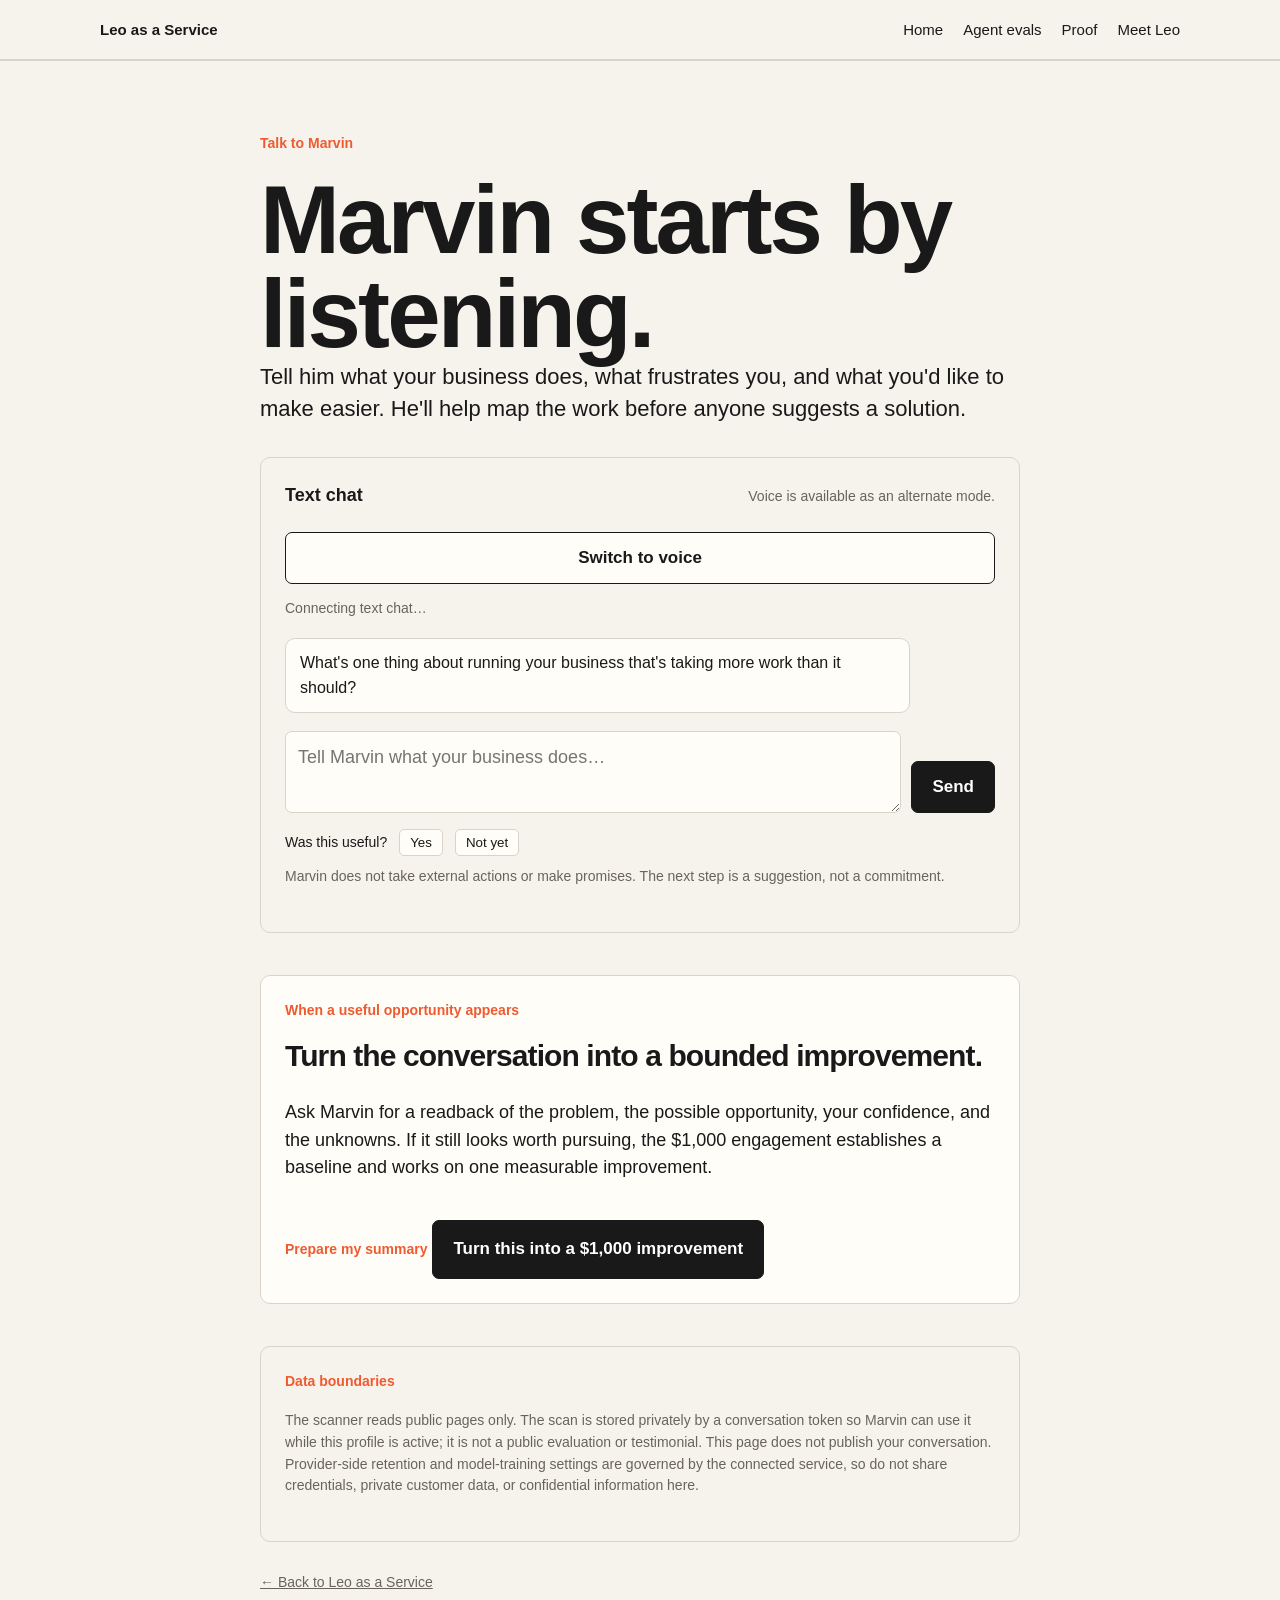
<file: talk-to-marvin.html>
<!doctype html>
<html lang="en">
<head>
  <meta charset="utf-8" />
  <meta name="viewport" content="width=device-width, initial-scale=1" />
  <meta name="description" content="Talk to Marvin about the work your business wants to make easier." />
  <title>Talk to Marvin — Leo as a Service</title>
  <link rel="stylesheet" href="styles.css" />
  <script src="https://cdn.usefathom.com/script.js" data-site="XERIAWTA" defer></script>
</head>
<body>
  <nav class="site-nav" aria-label="Site">
    <div class="wrap">
      <a class="brand" href="index.html">Leo as a Service</a>
      <div class="links">
        <a href="index.html">Home</a>
        <a href="meet-marvin.html">Agent evals</a>
        <a href="proof.html">Proof</a>
        <a href="meet-leo.html">Meet Leo</a>
      </div>
    </div>
  </nav>

  <main>
    <section class="section marvin-page">
      <div class="wrap narrow">
        <p class="eyebrow">Talk to Marvin</p>
        <h1>Marvin starts by listening.</h1>
        <p class="lead">Tell him what your business does, what frustrates you, and what you'd like to make easier. He'll help map the work before anyone suggests a solution.</p>

        <div class="conversation-shell" aria-label="Conversation with Marvin" data-auto-start-modality="text">
          <div class="conversation-intro">
            <strong>Text chat</strong>
            <span>Voice is available as an alternate mode.</span>
          </div>
          <div class="modality-choice" data-modality-choice>
            <button class="button secondary-button" type="button" data-switch-modality="voice">Switch to voice</button>
          </div>
          <div class="conversation-status" data-conversation-status>Connecting text chat…</div>
          <div class="site-scan-status" data-site-scan-status aria-live="polite"></div>
          <div class="transcript" data-transcript aria-live="polite">
            <div class="message assistant">What's one thing about running your business that's taking more work than it should?</div>
          </div>
          <form class="composer" data-composer>
            <label class="sr-only" for="marvin-message">Message Marvin</label>
            <textarea id="marvin-message" rows="2" placeholder="Tell Marvin what your business does…" disabled></textarea>
            <button class="button" type="submit" disabled>Send</button>
          </form>
          <button class="text-link" type="button" data-end-session hidden>End conversation</button>
          <div class="conversation-feedback" data-conversation-feedback hidden>
            <span>Was this useful?</span>
            <button type="button" data-feedback="useful">Yes</button>
            <button type="button" data-feedback="not-yet">Not yet</button>
          </div>
          <p class="micro">Marvin does not take external actions or make promises. The next step is a suggestion, not a commitment.</p>
        </div>

        <div class="handoff-card" data-member-return hidden>
          <p class="eyebrow">BuildHop member path</p>
          <p>When you are finished, return to the guided flow for the final time-value question.</p>
          <a class="button secondary-button" href="buildhop-members.html?resume=1">Return to the member path</a>
        </div>

        <section class="handoff-card" aria-label="Continue with a measured improvement">
          <p class="eyebrow">When a useful opportunity appears</p>
          <h2>Turn the conversation into a bounded improvement.</h2>
          <p>Ask Marvin for a readback of the problem, the possible opportunity, your confidence, and the unknowns. If it still looks worth pursuing, the $1,000 engagement establishes a baseline and works on one measurable improvement.</p>
          <button class="text-link" type="button" data-request-summary>Prepare my summary</button>
          <button class="text-link" type="button" data-save-handoff hidden>Save this briefing for booking</button>
          <a class="button" data-cta href="#">Turn this into a $1,000 improvement</a>
        </section>

        <section class="privacy-note" aria-label="Conversation and data boundaries">
          <p class="eyebrow">Data boundaries</p>
          <p>The scanner reads public pages only. The scan is stored privately by a conversation token so Marvin can use it while this profile is active; it is not a public evaluation or testimonial. This page does not publish your conversation. Provider-side retention and model-training settings are governed by the connected service, so do not share credentials, private customer data, or confidential information here.</p>
        </section>

        <p class="back-link"><a href="index.html">← Back to Leo as a Service</a></p>
      </div>
    </section>
  </main>

  <script src="config.js"></script>
  <script src="script.js?v=paidflow1"></script>
  <script type="module" src="marvin-chat.js?v=handoff4"></script>
</body>
</html>
</file>
<file: styles.css>
:root {
  --bg: #f6f3ec;
  --paper: #fffdf8;
  --text: #191919;
  --muted: #68645d;
  --line: #d9d4c9;
  --accent: #ef5a2f;
  --max: 1080px;
  --narrow: 760px;
}

* { box-sizing: border-box; }

html { scroll-behavior: smooth; }

body {
  margin: 0;
  background: var(--bg);
  color: var(--text);
  font-family: -apple-system, BlinkMacSystemFont, "Segoe UI", Helvetica, Arial, sans-serif;
  font-size: 18px;
  line-height: 1.55;
  -webkit-font-smoothing: antialiased;
}

.wrap {
  width: min(calc(100% - 40px), var(--max));
  margin: 0 auto;
}

.narrow { max-width: var(--narrow); }

.hero {
  padding: 96px 0 88px;
}

.eyebrow {
  margin: 0 0 18px;
  color: var(--accent);
  font-size: 14px;
  font-weight: 700;
}

h1, h2, h3 {
  margin: 0;
  letter-spacing: -0.03em;
}

h1 {
  max-width: 900px;
  font-size: clamp(54px, 8vw, 96px);
  line-height: 0.98;
  font-weight: 720;
}

h2 {
  font-size: clamp(36px, 5vw, 56px);
  line-height: 1.04;
  font-weight: 700;
  margin-bottom: 28px;
}

h3 {
  margin-top: 44px;
  margin-bottom: 12px;
  font-size: 26px;
  line-height: 1.2;
}

p { margin: 0 0 20px; }

.hero-copy {
  max-width: 760px;
  margin-top: 34px;
  font-size: clamp(24px, 3vw, 32px);
  line-height: 1.32;
}

.hero-copy.secondary {
  margin-top: 18px;
  color: #343230;
  font-size: clamp(20px, 2.2vw, 25px);
}

.button {
  display: inline-block;
  margin-top: 20px;
  padding: 15px 20px;
  border: 1px solid var(--text);
  border-radius: 7px;
  background: var(--text);
  color: white;
  font-size: 17px;
  font-weight: 700;
  text-decoration: none;
  transition: transform .12s ease, opacity .12s ease;
}

.button:hover { transform: translateY(-1px); opacity: .92; }
.button.secondary-button {
  margin-top: 0;
  flex: 1;
  background: var(--paper);
  color: var(--text);
}
.button-secondary-dark { margin-left: 10px; background: transparent; color: var(--text); }

.micro {
  margin-top: 10px;
  color: var(--muted);
  font-size: 14px;
}

.centered { text-align: center; }

.sr-only {
  position: absolute;
  width: 1px;
  height: 1px;
  padding: 0;
  margin: -1px;
  overflow: hidden;
  clip: rect(0, 0, 0, 0);
  white-space: nowrap;
  border: 0;
}

.section {
  padding: 84px 0;
  border-top: 1px solid var(--line);
}

.section-muted { background: var(--paper); }

blockquote {
  margin: 34px 0 42px;
  padding-left: 24px;
  border-left: 3px solid var(--accent);
  font-size: clamp(26px, 3.5vw, 36px);
  line-height: 1.3;
  font-weight: 650;
}

.proof-grid {
  display: grid;
  grid-template-columns: repeat(3, 1fr);
  gap: 1px;
  margin-top: 42px;
  border: 1px solid var(--line);
  background: var(--line);
}

.proof-item {
  min-height: 160px;
  padding: 24px;
  background: var(--paper);
}

.proof-item strong {
  display: block;
  margin-bottom: 8px;
  font-size: 23px;
  line-height: 1.15;
}

.proof-item span {
  color: var(--muted);
  font-size: 15px;
}

.video-placeholder {
  aspect-ratio: 16/9;
  display: grid;
  place-items: center;
  margin-top: 30px;
  border: 1px solid var(--line);
  border-radius: 10px;
  background: #1c1c1c;
  color: white;
  text-align: center;
}

.video-placeholder p { margin: 10px 0 0; }
.video-placeholder small { color: #c7c7c7; }
.play { font-size: 34px; }

.formula {
  margin: 38px 0 24px;
  padding: 24px;
  border-left: 3px solid var(--accent);
  background: var(--paper);
}

.formula span,
.formula strong { display: block; }
.formula span { color: var(--muted); font-size: 14px; margin-bottom: 6px; }
.formula strong { font-size: 24px; line-height: 1.35; }

.example {
  margin: 24px 0 14px;
  padding: 24px;
  border: 1px solid var(--line);
  border-radius: 8px;
}

.example p:last-child { margin-bottom: 0; }

.price-line {
  display: grid;
  grid-template-columns: 180px 1fr;
  gap: 24px;
  align-items: baseline;
  margin: 34px 0 26px;
  padding-top: 24px;
  border-top: 1px solid var(--line);
}

.price-line strong { font-size: 30px; }
.price-line span { color: var(--muted); }

.checklist {
  margin: 26px 0 0;
  padding: 0;
  list-style: none;
}

.checklist li {
  padding: 14px 0;
  border-bottom: 1px solid var(--line);
}

.checklist li::before {
  content: "✓";
  display: inline-block;
  width: 28px;
  color: var(--accent);
  font-weight: 800;
}

.close { padding-bottom: 110px; }

@media (max-width: 760px) {
  body { font-size: 17px; }
  .hero { padding: 68px 0 64px; }
  .section { padding: 64px 0; }
  .proof-grid { grid-template-columns: 1fr; }
  .proof-item { min-height: 0; }
  .price-line { grid-template-columns: 1fr; gap: 4px; }
  .button { display: block; width: 100%; text-align: center; }
  .button-secondary-dark { margin: 10px 0 0; }
  .conversation-intro, .modality-choice, .composer, .metric-list li { flex-direction: column; align-items: stretch; }
  .metric-list span { text-align: left; }
}

/* ---------- Site nav ---------- */
.site-nav {
  border-bottom: 1px solid var(--line);
  background: var(--bg);
}
.site-nav .wrap {
  display: flex;
  gap: 24px;
  align-items: center;
  justify-content: space-between;
  padding: 18px 0;
  font-size: 15px;
}
.site-nav a { color: var(--text); text-decoration: none; }
.site-nav a:hover { color: var(--accent); }
.site-nav .brand { font-weight: 700; }
.site-nav .links { display: flex; gap: 20px; flex-wrap: wrap; }
.site-nav a[aria-current="page"] { color: var(--accent); }

/* ---------- Pair cards (index) ---------- */
.pair {
  display: grid;
  grid-template-columns: 1fr 1fr;
  gap: 1px;
  margin-top: 36px;
  border: 1px solid var(--line);
  background: var(--line);
}
.pair a {
  display: block;
  padding: 28px;
  background: var(--paper);
  color: var(--text);
  text-decoration: none;
}
.pair a:hover { background: #fff; }
.pair strong { display: block; font-size: 26px; letter-spacing: -0.02em; margin-bottom: 8px; }
.pair span { color: var(--muted); font-size: 16px; }
.pair em { display: block; margin-top: 16px; color: var(--accent); font-style: normal; font-weight: 700; font-size: 15px; }

/* ---------- Six questions ---------- */
.questions {
  counter-reset: q;
  margin: 30px 0 0;
  padding: 0;
  list-style: none;
}
.questions li {
  counter-increment: q;
  display: grid;
  grid-template-columns: 44px 1fr;
  gap: 8px;
  padding: 16px 0;
  border-bottom: 1px solid var(--line);
}
.questions li::before {
  content: counter(q);
  color: var(--accent);
  font-weight: 800;
}
.questions b { display: block; }
.questions span { color: var(--muted); font-size: 16px; }

/* ---------- Native Marvin conversation ---------- */
.conversation-shell {
  margin-top: 32px;
  padding: 24px;
  border: 1px solid var(--line);
  border-radius: 10px;
  background: var(--bg);
}
.conversation-intro { display: flex; justify-content: space-between; gap: 16px; align-items: baseline; }
.conversation-intro span, .conversation-status, .site-scan-status { color: var(--muted); font-size: 14px; }
.modality-choice { display: flex; gap: 12px; margin: 22px 0 14px; }
.conversation-status { min-height: 22px; }
.transcript {
  display: flex;
  flex-direction: column;
  gap: 10px;
  max-height: 340px;
  overflow-y: auto;
  margin: 14px 0;
  padding: 4px 0;
}
.message { max-width: 88%; padding: 12px 14px; border-radius: 10px; font-size: 16px; }
.message.assistant { align-self: flex-start; background: var(--paper); border: 1px solid var(--line); }
.message.user { align-self: flex-end; background: var(--text); color: white; }
.composer { display: flex; gap: 10px; align-items: flex-end; }
.composer textarea { flex: 1; min-height: 54px; resize: vertical; padding: 12px; border: 1px solid var(--line); border-radius: 7px; background: var(--paper); color: var(--text); font: inherit; }
.composer .button { margin-top: 0; }
.text-link { margin-top: 12px; padding: 0; border: 0; background: transparent; color: var(--accent); cursor: pointer; font: inherit; font-size: 14px; font-weight: 700; }
.conversation-feedback { display: flex; gap: 12px; align-items: center; margin-top: 16px; font-size: 14px; }
.conversation-feedback button { padding: 5px 10px; border: 1px solid var(--line); border-radius: 5px; background: var(--paper); color: var(--text); cursor: pointer; }
.marvin-page { padding-top: 72px; }
.marvin-page .lead { max-width: 760px; font-size: 22px; line-height: 1.45; }
.back-link { margin-top: 30px; font-size: 14px; }
.back-link a { color: var(--muted); }
.handoff-card, .privacy-note { margin-top: 42px; padding: 24px; border: 1px solid var(--line); border-radius: 10px; background: var(--paper); }
.handoff-card h2 { margin-top: 0; font-size: 30px; }
.handoff-card .button { margin-top: 18px; }
.privacy-note { background: transparent; }
.privacy-note p:last-child { color: var(--muted); font-size: 14px; }

/* ---------- Business metrics ---------- */
.metric-list { margin: 28px 0 0; padding: 0; list-style: none; }
.metric-list li { display: flex; justify-content: space-between; gap: 20px; padding: 14px 0; border-bottom: 1px solid var(--line); }
.metric-list span { color: var(--muted); text-align: right; }

/* ---------- Eval cards (Marvin) ---------- */
.score-card {
  margin: 30px 0;
  padding: 24px;
  border: 1px solid var(--text);
  border-radius: 8px;
  background: var(--paper);
}
.score-main {
  display: flex;
  gap: 16px;
  align-items: baseline;
  padding-bottom: 20px;
  border-bottom: 1px solid var(--line);
}
.score-main strong { font-size: 42px; letter-spacing: -0.04em; }
.score-main span { color: var(--muted); font-size: 15px; }
.score-grid {
  display: grid;
  grid-template-columns: repeat(2, 1fr);
  gap: 16px 24px;
  padding-top: 20px;
}
.score-grid div { display: flex; gap: 10px; align-items: baseline; }
.score-grid b { color: var(--accent); white-space: nowrap; }
.score-grid span { color: var(--muted); font-size: 14px; }
.eval {
  margin: 28px 0;
  padding: 26px;
  border: 1px solid var(--line);
  border-radius: 8px;
  background: var(--paper);
}
.eval h3 { margin-top: 0; }
.eval .meta { color: var(--muted); font-size: 14px; margin-bottom: 16px; }
.eval dl { margin: 0; display: grid; grid-template-columns: 130px 1fr; gap: 10px 18px; font-size: 16px; }
.eval dt { color: var(--muted); font-weight: 700; }
.eval dd { margin: 0; }
.status {
  display: inline-block;
  padding: 2px 8px;
  border: 1px solid var(--line);
  border-radius: 99px;
  font-size: 13px;
  color: var(--muted);
}

/* ---------- Performance card ---------- */
.card {
  margin: 30px 0;
  padding: 24px;
  border: 1px solid var(--text);
  border-radius: 8px;
  background: var(--paper);
  font-family: ui-monospace, SFMono-Regular, Menlo, monospace;
  font-size: 15px;
  line-height: 1.7;
}
.card div { display: grid; grid-template-columns: 170px 1fr; gap: 12px; }
.card b { color: var(--muted); font-weight: 600; }

/* ---------- Timeline (Leo) ---------- */
.timeline { margin: 26px 0 0; padding: 0; list-style: none; }
.timeline li {
  display: grid;
  grid-template-columns: 140px 1fr;
  gap: 18px;
  padding: 16px 0;
  border-bottom: 1px solid var(--line);
}
.timeline b { color: var(--accent); font-size: 15px; }

@media (max-width: 760px) {
  .pair { grid-template-columns: 1fr; }
  .score-grid { grid-template-columns: 1fr; }
  .eval dl, .card div, .timeline li { grid-template-columns: 1fr; gap: 2px; }
  .site-nav .wrap { flex-direction: column; align-items: flex-start; gap: 8px; }
}
</file>
